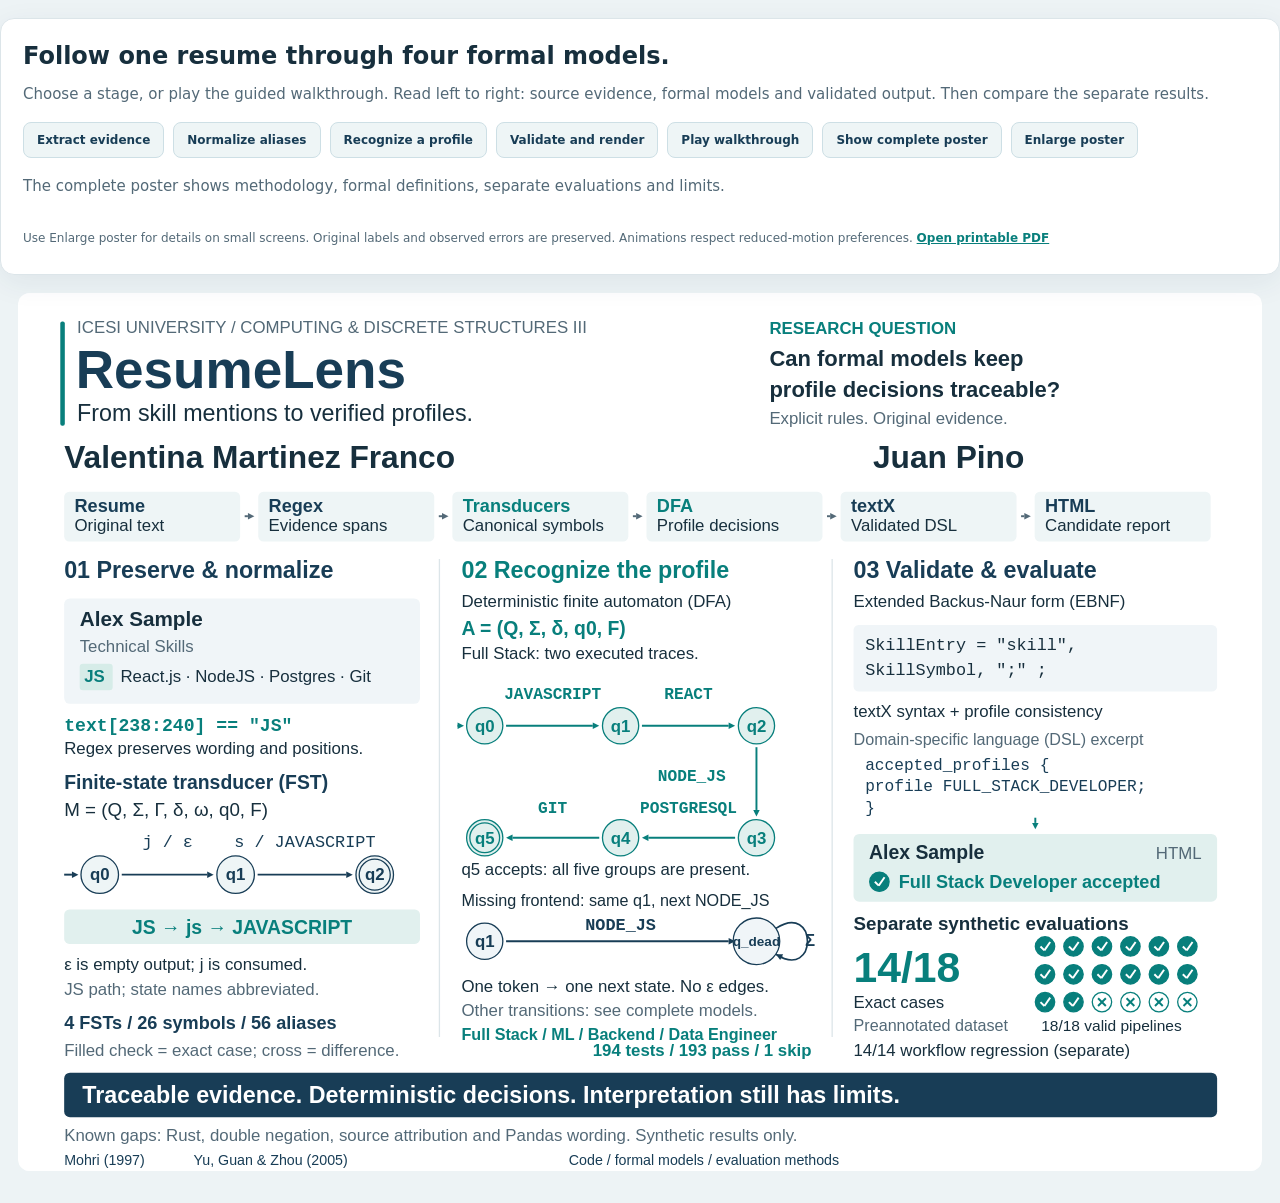
<file: docs/poster/resumelens-poster.html>
<!doctype html><html lang="en"><head><meta charset="utf-8"><meta name="viewport" content="width=device-width,initial-scale=1"><title>ResumeLens | Research poster walkthrough</title><style>
    *{box-sizing:border-box}body{margin:0;background:#edf3f5;color:#172f3d;font:15px/1.6 system-ui,sans-serif}.controls{position:sticky;top:10px;z-index:5;max-width:1500px;margin:18px auto;padding:18px 22px;background:white;box-shadow:0 8px 30px #173d5612;border:1px solid #dce5e9;border-radius:14px}.controls h1{font-size:24px;margin:0 0 6px}.controls p{margin:7px 0;color:#536977}.buttons{display:flex;flex-wrap:wrap;gap:9px;margin:16px 0}button{font:600 12px system-ui,sans-serif;padding:10px 13px;color:#183d56;background:#eef5f6;border:1px solid #cddfe5;border-radius:8px;cursor:pointer}button[aria-pressed=true]{background:#087f7c;color:white}button:disabled{opacity:.5;cursor:default}:focus-visible{outline:3px solid #183d56;outline-offset:4px}.poster{max-width:1500px;margin:0 auto 25px;padding:0 18px}.enlarged .poster{width:1956px;max-width:none;margin-left:0;margin-right:0}.poster svg{width:100%;height:auto;background:#fff;border-radius:12px}.stage-panel{transition:opacity .3s}.has-selection .stage-panel{opacity:.38}.has-selection .stage-panel.is-active{opacity:1}.is-active>rect:first-child{stroke:#087f7c;stroke-width:3}.is-active{animation:highlight 1s ease-out}#stage-note{min-height:48px}.note{font-size:12px}.print-link{color:#087f7c;font-weight:600}@keyframes highlight{from{filter:brightness(1.12)}to{filter:none}}@media(max-width:650px){.controls{margin:12px;padding:18px}.poster{padding:0 8px}.controls h1{font-size:21px}}@media(prefers-reduced-motion:reduce){*{animation:none!important;transition:none!important}}@page{size:A1 landscape;margin:0}@media print{.controls{display:none}.enlarged .poster{width:auto;max-width:none}.poster{padding:0;margin:0;max-width:none}.has-selection .stage-panel{opacity:1}.poster svg{border-radius:0}}
    </style></head><body><section class="controls" aria-label="Poster walkthrough"><h1>Follow one resume through four formal models.</h1><p>Choose a stage, or play the guided walkthrough. Read left to right: source evidence, formal models and validated output. Then compare the separate results.</p><div class="buttons"><button type="button" data-stage="stage-extract" aria-pressed="false">Extract evidence</button><button type="button" data-stage="stage-normalize" aria-pressed="false">Normalize aliases</button><button type="button" data-stage="stage-recognize" aria-pressed="false">Recognize a profile</button><button type="button" data-stage="stage-validate" aria-pressed="false">Validate and render</button><button type="button" id="play">Play walkthrough</button><button type="button" id="overview">Show complete poster</button><button type="button" id="enlarge" aria-pressed="false">Enlarge poster</button></div><p id="stage-note" role="status" aria-live="polite">The complete poster shows methodology, formal definitions, separate evaluations and limits.</p><p class="note">Use Enlarge poster for details on small screens. Original labels and observed errors are preserved. Animations respect reduced-motion preferences. <a class="print-link" href="resumelens-poster.pdf">Open printable PDF</a></p></section><main class="poster"><svg xmlns="http://www.w3.org/2000/svg" width="841mm" height="594mm" viewBox="0 0 1920 1358" role="img" aria-labelledby="poster-title poster-desc"><title id="poster-title">ResumeLens: traceable evidence and deterministic profile recognition</title><desc id="poster-desc">Three-column research poster with a worked resume, an alias transducer path, accepted and rejected DFA traces, a grammar rule, a validated candidate report and separate synthetic evaluation results.</desc><rect x="0" y="0" width="1920" height="1358" rx="0" fill="#fff" stroke="none"/>
<rect x="64" y="44" width="7" height="161" rx="3" fill="#087f7c" stroke="none"/>
<text x="90" y="62" font-family="Arial,sans-serif" font-size="26" font-weight="400" fill="#536977" text-anchor="start">ICESI UNIVERSITY / COMPUTING &amp; DISCRETE STRUCTURES III</text>
<text x="88" y="147" font-family="Arial,sans-serif" font-size="82" font-weight="700" fill="#183d56" text-anchor="start">ResumeLens</text>
<text x="90" y="198" font-family="Arial,sans-serif" font-size="36" font-weight="400" fill="#172f3d" text-anchor="start">From skill mentions to verified profiles.</text>
<text x="1160" y="63" font-family="Arial,sans-serif" font-size="26" font-weight="700" fill="#087f7c" text-anchor="start">RESEARCH QUESTION</text>
<text x="1160" y="113" font-family="Arial,sans-serif" font-size="34" font-weight="700" fill="#172f3d" text-anchor="start">Can formal models keep</text>
<text x="1160" y="160" font-family="Arial,sans-serif" font-size="34" font-weight="700" fill="#172f3d" text-anchor="start">profile decisions traceable?</text>
<text x="1160" y="202" font-family="Arial,sans-serif" font-size="26" font-weight="400" fill="#536977" text-anchor="start">Explicit rules. Original evidence.</text>
<text x="70" y="270" font-family="Arial,sans-serif" font-size="49" font-weight="700" fill="#172f3d" text-anchor="start">Valentina Martinez Franco</text>
<text x="1320" y="270" font-family="Arial,sans-serif" font-size="49" font-weight="700" fill="#172f3d" text-anchor="start">Juan Pino</text>
<rect x="70" y="307" width="272" height="77" rx="8" fill="#eef5f6" stroke="none"/>
<text x="86" y="338" font-family="Arial,sans-serif" font-size="28" font-weight="700" fill="#183d56" text-anchor="start">Resume</text>
<text x="86" y="368" font-family="Arial,sans-serif" font-size="26" font-weight="400" fill="#172f3d" text-anchor="start">Original text</text>
<line x1="349" y1="345" x2="354.0" y2="345.0" stroke="#536977" stroke-width="3"/>
<polygon points="364,345 354.0,350.0 354.0,340.0" fill="#536977"/>
<rect x="370" y="307" width="272" height="77" rx="8" fill="#eef5f6" stroke="none"/>
<text x="386" y="338" font-family="Arial,sans-serif" font-size="28" font-weight="700" fill="#183d56" text-anchor="start">Regex</text>
<text x="386" y="368" font-family="Arial,sans-serif" font-size="26" font-weight="400" fill="#172f3d" text-anchor="start">Evidence spans</text>
<line x1="649" y1="345" x2="654.0" y2="345.0" stroke="#536977" stroke-width="3"/>
<polygon points="664,345 654.0,350.0 654.0,340.0" fill="#536977"/>
<rect x="670" y="307" width="272" height="77" rx="8" fill="#eef5f6" stroke="none"/>
<text x="686" y="338" font-family="Arial,sans-serif" font-size="28" font-weight="700" fill="#087f7c" text-anchor="start">Transducers</text>
<text x="686" y="368" font-family="Arial,sans-serif" font-size="26" font-weight="400" fill="#172f3d" text-anchor="start">Canonical symbols</text>
<line x1="949" y1="345" x2="954.0" y2="345.0" stroke="#536977" stroke-width="3"/>
<polygon points="964,345 954.0,350.0 954.0,340.0" fill="#536977"/>
<rect x="970" y="307" width="272" height="77" rx="8" fill="#eef5f6" stroke="none"/>
<text x="986" y="338" font-family="Arial,sans-serif" font-size="28" font-weight="700" fill="#087f7c" text-anchor="start">DFA</text>
<text x="986" y="368" font-family="Arial,sans-serif" font-size="26" font-weight="400" fill="#172f3d" text-anchor="start">Profile decisions</text>
<line x1="1249" y1="345" x2="1254.0" y2="345.0" stroke="#536977" stroke-width="3"/>
<polygon points="1264,345 1254.0,350.0 1254.0,340.0" fill="#536977"/>
<rect x="1270" y="307" width="272" height="77" rx="8" fill="#eef5f6" stroke="none"/>
<text x="1286" y="338" font-family="Arial,sans-serif" font-size="28" font-weight="700" fill="#183d56" text-anchor="start">textX</text>
<text x="1286" y="368" font-family="Arial,sans-serif" font-size="26" font-weight="400" fill="#172f3d" text-anchor="start">Validated DSL</text>
<line x1="1549" y1="345" x2="1554.0" y2="345.0" stroke="#536977" stroke-width="3"/>
<polygon points="1564,345 1554.0,350.0 1554.0,340.0" fill="#536977"/>
<rect x="1570" y="307" width="272" height="77" rx="8" fill="#eef5f6" stroke="none"/>
<text x="1586" y="338" font-family="Arial,sans-serif" font-size="28" font-weight="700" fill="#183d56" text-anchor="start">HTML</text>
<text x="1586" y="368" font-family="Arial,sans-serif" font-size="26" font-weight="400" fill="#172f3d" text-anchor="start">Candidate report</text>
<line x1="650" y1="411" x2="650" y2="1150" stroke="#dce5e9" stroke-width="2"/>
<line x1="1257" y1="411" x2="1257" y2="1150" stroke="#dce5e9" stroke-width="2"/>
<g id="stage-extract" class="stage-panel">
<text x="70" y="441" font-family="Arial,sans-serif" font-size="36" font-weight="700" fill="#183d56" text-anchor="start">01  Preserve &amp; normalize</text>
<rect x="70" y="472" width="550" height="163" rx="9" fill="#f0f5f8" stroke="none"/>
<text x="94" y="515" font-family="Arial,sans-serif" font-size="32" font-weight="700" fill="#172f3d" text-anchor="start">Alex Sample</text>
<text x="94" y="555" font-family="Arial,sans-serif" font-size="26" font-weight="400" fill="#536977" text-anchor="start">Technical Skills</text>
<rect x="94" y="573" width="51" height="41" rx="5" fill="#d6ece8" stroke="none"/>
<text x="101" y="602" font-family="Arial,sans-serif" font-size="26" font-weight="700" fill="#087f7c" text-anchor="start">JS</text>
<text x="157" y="602" font-family="Arial,sans-serif" font-size="26" font-weight="400" fill="#172f3d" text-anchor="start">React.js · NodeJS · Postgres · Git</text>
<text x="70" y="677" font-family="Consolas,monospace" font-size="28" font-weight="700" fill="#087f7c" text-anchor="start">text[238:240] == &quot;JS&quot;</text>
<text x="70" y="713" font-family="Arial,sans-serif" font-size="26" font-weight="400" fill="#172f3d" text-anchor="start">Regex preserves wording and positions.</text>
</g>
<g id="stage-normalize" class="stage-panel">
<text x="70" y="766" font-family="Arial,sans-serif" font-size="30" font-weight="700" fill="#183d56" text-anchor="start">Finite-state transducer (FST)</text>
<text x="70" y="808" font-family="Arial,sans-serif" font-size="29" font-weight="400" fill="#172f3d" text-anchor="start">M = (Q, Σ, Γ, δ, ω, q0, F)</text>
<circle cx="125" cy="899" r="29" fill="#eef5f6" stroke="#183d56" stroke-width="2"/>
<text x="125" y="908" font-family="Arial,sans-serif" font-size="26" font-weight="700" fill="#183d56" text-anchor="middle">q0</text>
<circle cx="335" cy="899" r="29" fill="#eef5f6" stroke="#183d56" stroke-width="2"/>
<text x="335" y="908" font-family="Arial,sans-serif" font-size="26" font-weight="700" fill="#183d56" text-anchor="middle">q1</text>
<circle cx="550" cy="899" r="29" fill="#eef5f6" stroke="#183d56" stroke-width="2"/>
<circle cx="550" cy="899" r="24" fill="#eef5f6" stroke="#183d56" stroke-width="2"/>
<text x="550" y="908" font-family="Arial,sans-serif" font-size="26" font-weight="700" fill="#183d56" text-anchor="middle">q2</text>
<line x1="70" y1="899" x2="82.0" y2="899.0" stroke="#183d56" stroke-width="3"/>
<polygon points="92,899 82.0,904.0 82.0,894.0" fill="#183d56"/>
<line x1="159" y1="899" x2="291.0" y2="899.0" stroke="#183d56" stroke-width="3"/>
<polygon points="301,899 291.0,904.0 291.0,894.0" fill="#183d56"/>
<line x1="369" y1="899" x2="506.0" y2="899.0" stroke="#183d56" stroke-width="3"/>
<polygon points="516,899 506.0,904.0 506.0,894.0" fill="#183d56"/>
<text x="230" y="857" font-family="Consolas,monospace" font-size="26" font-weight="400" fill="#183d56" text-anchor="middle">j / ε</text>
<text x="442" y="857" font-family="Consolas,monospace" font-size="26" font-weight="400" fill="#183d56" text-anchor="middle">s / JAVASCRIPT</text>
<rect x="70" y="953" width="550" height="53" rx="8" fill="#e1f0ee" stroke="none"/>
<text x="345" y="991" font-family="Arial,sans-serif" font-size="30" font-weight="700" fill="#087f7c" text-anchor="middle">JS → js → JAVASCRIPT</text>
<text x="70" y="1046" font-family="Arial,sans-serif" font-size="26" font-weight="400" fill="#172f3d" text-anchor="start">ε is empty output; j is consumed.</text>
<text x="70" y="1085" font-family="Arial,sans-serif" font-size="26" font-weight="400" fill="#536977" text-anchor="start">JS path; state names abbreviated.</text>
<text x="70" y="1137" font-family="Arial,sans-serif" font-size="28" font-weight="700" fill="#183d56" text-anchor="start">4 FSTs / 26 symbols / 56 aliases</text>
</g>
<g id="stage-recognize" class="stage-panel">
<text x="684" y="441" font-family="Arial,sans-serif" font-size="36" font-weight="700" fill="#087f7c" text-anchor="start">02  Recognize the profile</text>
<text x="684" y="485" font-family="Arial,sans-serif" font-size="26" font-weight="400" fill="#172f3d" text-anchor="start">Deterministic finite automaton (DFA)</text>
<text x="684" y="528" font-family="Arial,sans-serif" font-size="30" font-weight="700" fill="#087f7c" text-anchor="start">A = (Q, Σ, δ, q0, F)</text>
<text x="684" y="565" font-family="Arial,sans-serif" font-size="26" font-weight="400" fill="#172f3d" text-anchor="start">Full Stack: two executed traces.</text>
<circle cx="720" cy="669" r="28" fill="#e1f0ee" stroke="#087f7c" stroke-width="2"/>
<text x="720" y="678" font-family="Arial,sans-serif" font-size="26" font-weight="700" fill="#087f7c" text-anchor="middle">q0</text>
<circle cx="930" cy="669" r="28" fill="#e1f0ee" stroke="#087f7c" stroke-width="2"/>
<text x="930" y="678" font-family="Arial,sans-serif" font-size="26" font-weight="700" fill="#087f7c" text-anchor="middle">q1</text>
<circle cx="1140" cy="669" r="28" fill="#e1f0ee" stroke="#087f7c" stroke-width="2"/>
<text x="1140" y="678" font-family="Arial,sans-serif" font-size="26" font-weight="700" fill="#087f7c" text-anchor="middle">q2</text>
<circle cx="1140" cy="842" r="28" fill="#e1f0ee" stroke="#087f7c" stroke-width="2"/>
<text x="1140" y="851" font-family="Arial,sans-serif" font-size="26" font-weight="700" fill="#087f7c" text-anchor="middle">q3</text>
<circle cx="930" cy="842" r="28" fill="#e1f0ee" stroke="#087f7c" stroke-width="2"/>
<text x="930" y="851" font-family="Arial,sans-serif" font-size="26" font-weight="700" fill="#087f7c" text-anchor="middle">q4</text>
<circle cx="720" cy="842" r="28" fill="#e1f0ee" stroke="#087f7c" stroke-width="2"/>
<circle cx="720" cy="842" r="23" fill="#e1f0ee" stroke="#087f7c" stroke-width="2"/>
<text x="720" y="851" font-family="Arial,sans-serif" font-size="26" font-weight="700" fill="#087f7c" text-anchor="middle">q5</text>
<line x1="680" y1="669" x2="678.0" y2="669.0" stroke="#087f7c" stroke-width="3"/>
<polygon points="688,669 678.0,674.0 678.0,664.0" fill="#087f7c"/>
<line x1="753" y1="669" x2="887.0" y2="669.0" stroke="#087f7c" stroke-width="3"/>
<polygon points="897,669 887.0,674.0 887.0,664.0" fill="#087f7c"/>
<line x1="963" y1="669" x2="1097.0" y2="669.0" stroke="#087f7c" stroke-width="3"/>
<polygon points="1107,669 1097.0,674.0 1097.0,664.0" fill="#087f7c"/>
<line x1="1140" y1="702" x2="1140.0" y2="799.0" stroke="#087f7c" stroke-width="3"/>
<polygon points="1140,809 1135.0,799.0 1145.0,799.0" fill="#087f7c"/>
<line x1="1107" y1="842" x2="973.0" y2="842.0" stroke="#087f7c" stroke-width="3"/>
<polygon points="963,842 973.0,837.0 973.0,847.0" fill="#087f7c"/>
<line x1="897" y1="842" x2="763.0" y2="842.0" stroke="#087f7c" stroke-width="3"/>
<polygon points="753,842 763.0,837.0 763.0,847.0" fill="#087f7c"/>
<text x="825" y="628" font-family="Consolas,monospace" font-size="25" font-weight="700" fill="#087f7c" text-anchor="middle">JAVASCRIPT</text>
<text x="1035" y="628" font-family="Consolas,monospace" font-size="25" font-weight="700" fill="#087f7c" text-anchor="middle">REACT</text>
<text x="1040" y="754" font-family="Consolas,monospace" font-size="25" font-weight="700" fill="#087f7c" text-anchor="middle">NODE_JS</text>
<text x="1035" y="803" font-family="Consolas,monospace" font-size="25" font-weight="700" fill="#087f7c" text-anchor="middle">POSTGRESQL</text>
<text x="825" y="803" font-family="Consolas,monospace" font-size="25" font-weight="700" fill="#087f7c" text-anchor="middle">GIT</text>
<text x="684" y="899" font-family="Arial,sans-serif" font-size="26" font-weight="400" fill="#172f3d" text-anchor="start">q5 accepts: all five groups are present.</text>
<text x="684" y="948" font-family="Arial,sans-serif" font-size="25" font-weight="400" fill="#172f3d" text-anchor="start">Missing frontend: same q1, next NODE_JS</text>
<circle cx="720" cy="1002" r="28" fill="#f0f5f8" stroke="#183d56" stroke-width="2"/>
<text x="720" y="1011" font-family="Arial,sans-serif" font-size="26" font-weight="700" fill="#183d56" text-anchor="middle">q1</text>
<line x1="753" y1="1002" x2="1097.0" y2="1002.0" stroke="#183d56" stroke-width="3"/>
<polygon points="1107,1002 1097.0,1007.0 1097.0,997.0" fill="#183d56"/>
<text x="930" y="984" font-family="Consolas,monospace" font-size="26" font-weight="700" fill="#183d56" text-anchor="middle">NODE_JS</text>
<circle cx="1140" cy="1002" r="36" fill="#f0f5f8" stroke="#183d56" stroke-width="2"/>
<text x="1140" y="1010" font-family="Arial,sans-serif" font-size="21" font-weight="700" fill="#183d56" text-anchor="middle">q_dead</text>
<path d="M1170,982 C1235,940 1235,1064 1170,1022" fill="none" stroke="#183d56" stroke-width="2.5"/>
<line x1="1180" y1="1027" x2="1178.944271909999" y2="1026.4721359549997" stroke="#183d56" stroke-width="3"/>
<polygon points="1170,1022 1181.1803398874988,1022.0000000000001 1176.7082039324994,1030.9442719099993" fill="#183d56"/>
<text x="1223" y="1009" font-family="Arial,sans-serif" font-size="26" font-weight="700" fill="#183d56" text-anchor="middle">Σ</text>
<text x="684" y="1080" font-family="Arial,sans-serif" font-size="26" font-weight="400" fill="#172f3d" text-anchor="start">One token → one next state. No ε edges.</text>
<text x="684" y="1117" font-family="Arial,sans-serif" font-size="26" font-weight="400" fill="#536977" text-anchor="start">Other transitions: see complete models.</text>
<text x="684" y="1154" font-family="Arial,sans-serif" font-size="25" font-weight="700" fill="#087f7c" text-anchor="start">Full Stack / ML / Backend / Data Engineer</text>
</g>
<g id="stage-validate" class="stage-panel">
<text x="1290" y="441" font-family="Arial,sans-serif" font-size="36" font-weight="700" fill="#183d56" text-anchor="start">03  Validate &amp; evaluate</text>
<text x="1290" y="485" font-family="Arial,sans-serif" font-size="26" font-weight="400" fill="#172f3d" text-anchor="start">Extended Backus-Naur form (EBNF)</text>
<rect x="1290" y="513" width="562" height="103" rx="8" fill="#f0f5f8" stroke="none"/>
<text x="1308" y="552" font-family="Consolas,monospace" font-size="26" font-weight="400" fill="#172f3d" text-anchor="start">SkillEntry = &quot;skill&quot;,</text>
<text x="1308" y="590" font-family="Consolas,monospace" font-size="26" font-weight="400" fill="#172f3d" text-anchor="start">  SkillSymbol, &quot;;&quot; ;</text>
<text x="1290" y="655" font-family="Arial,sans-serif" font-size="26" font-weight="400" fill="#172f3d" text-anchor="start">textX syntax + profile consistency</text>
<text x="1290" y="698" font-family="Arial,sans-serif" font-size="25" font-weight="400" fill="#536977" text-anchor="start">Domain-specific language (DSL) excerpt</text>
<text x="1308" y="737" font-family="Consolas,monospace" font-size="25" font-weight="400" fill="#183d56" text-anchor="start">accepted_profiles {</text>
<text x="1308" y="770" font-family="Consolas,monospace" font-size="25" font-weight="400" fill="#183d56" text-anchor="start">  profile FULL_STACK_DEVELOPER;</text>
<text x="1308" y="803" font-family="Consolas,monospace" font-size="25" font-weight="400" fill="#183d56" text-anchor="start">}</text>
<line x1="1571" y1="811" x2="1571.0" y2="819.0" stroke="#087f7c" stroke-width="3"/>
<polygon points="1571,829 1566.0,819.0 1576.0,819.0" fill="#087f7c"/>
<rect x="1290" y="836" width="562" height="105" rx="9" fill="#e1f0ee" stroke="none"/>
<text x="1314" y="875" font-family="Arial,sans-serif" font-size="30" font-weight="700" fill="#172f3d" text-anchor="start">Alex Sample</text>
<text x="1828" y="875" font-family="Arial,sans-serif" font-size="26" font-weight="400" fill="#536977" text-anchor="end">HTML</text>
<circle cx="1330" cy="910" r="15" fill="#087f7c" stroke="#087f7c" stroke-width="2"/>
<line x1="1323" y1="910" x2="1329" y2="916" stroke="#fff" stroke-width="3"/>
<line x1="1329" y1="916" x2="1338" y2="903" stroke="#fff" stroke-width="3"/>
<text x="1360" y="919" font-family="Arial,sans-serif" font-size="28" font-weight="700" fill="#087f7c" text-anchor="start">Full Stack Developer accepted</text>
<text x="1290" y="984" font-family="Arial,sans-serif" font-size="29" font-weight="700" fill="#172f3d" text-anchor="start">Separate synthetic evaluations</text>
<text x="1290" y="1065" font-family="Arial,sans-serif" font-size="66" font-weight="700" fill="#087f7c" text-anchor="start">14/18</text>
<text x="1290" y="1105" font-family="Arial,sans-serif" font-size="26" font-weight="400" fill="#172f3d" text-anchor="start">Exact cases</text>
<text x="1290" y="1141" font-family="Arial,sans-serif" font-size="25" font-weight="400" fill="#536977" text-anchor="start">Preannotated dataset</text>
<g><title>E01_alias_full_stack: exact annotations</title>
<circle cx="1586" cy="1010" r="15" fill="#087f7c" stroke="#087f7c" stroke-width="2"/>
<line x1="1579" y1="1010" x2="1585" y2="1016" stroke="#fff" stroke-width="3"/>
<line x1="1585" y1="1016" x2="1594" y2="1003" stroke="#fff" stroke-width="3"/>
</g>
<g><title>E02_scikit_learning: exact annotations</title>
<circle cx="1630" cy="1010" r="15" fill="#087f7c" stroke="#087f7c" stroke-width="2"/>
<line x1="1623" y1="1010" x2="1629" y2="1016" stroke="#fff" stroke-width="3"/>
<line x1="1629" y1="1016" x2="1638" y2="1003" stroke="#fff" stroke-width="3"/>
</g>
<g><title>E03_incompatible_backend: exact annotations</title>
<circle cx="1674" cy="1010" r="15" fill="#087f7c" stroke="#087f7c" stroke-width="2"/>
<line x1="1667" y1="1010" x2="1673" y2="1016" stroke="#fff" stroke-width="3"/>
<line x1="1673" y1="1016" x2="1682" y2="1003" stroke="#fff" stroke-width="3"/>
</g>
<g><title>E04_compatible_backend: exact annotations</title>
<circle cx="1718" cy="1010" r="15" fill="#087f7c" stroke="#087f7c" stroke-width="2"/>
<line x1="1711" y1="1010" x2="1717" y2="1016" stroke="#fff" stroke-width="3"/>
<line x1="1717" y1="1016" x2="1726" y2="1003" stroke="#fff" stroke-width="3"/>
</g>
<g><title>E05_data_pipeline: exact annotations</title>
<circle cx="1762" cy="1010" r="15" fill="#087f7c" stroke="#087f7c" stroke-width="2"/>
<line x1="1755" y1="1010" x2="1761" y2="1016" stroke="#fff" stroke-width="3"/>
<line x1="1761" y1="1016" x2="1770" y2="1003" stroke="#fff" stroke-width="3"/>
</g>
<g><title>E06_four_profiles: exact annotations</title>
<circle cx="1806" cy="1010" r="15" fill="#087f7c" stroke="#087f7c" stroke-width="2"/>
<line x1="1799" y1="1010" x2="1805" y2="1016" stroke="#fff" stroke-width="3"/>
<line x1="1805" y1="1016" x2="1814" y2="1003" stroke="#fff" stroke-width="3"/>
</g>
<g><title>E07_repeated_records: exact annotations</title>
<circle cx="1586" cy="1053" r="15" fill="#087f7c" stroke="#087f7c" stroke-width="2"/>
<line x1="1579" y1="1053" x2="1585" y2="1059" stroke="#fff" stroke-width="3"/>
<line x1="1585" y1="1059" x2="1594" y2="1046" stroke="#fff" stroke-width="3"/>
</g>
<g><title>E08_negative_contrast: exact annotations</title>
<circle cx="1630" cy="1053" r="15" fill="#087f7c" stroke="#087f7c" stroke-width="2"/>
<line x1="1623" y1="1053" x2="1629" y2="1059" stroke="#fff" stroke-width="3"/>
<line x1="1629" y1="1059" x2="1638" y2="1046" stroke="#fff" stroke-width="3"/>
</g>
<g><title>E09_spanish_negation: exact annotations</title>
<circle cx="1674" cy="1053" r="15" fill="#087f7c" stroke="#087f7c" stroke-width="2"/>
<line x1="1667" y1="1053" x2="1673" y2="1059" stroke="#fff" stroke-width="3"/>
<line x1="1673" y1="1059" x2="1682" y2="1046" stroke="#fff" stroke-width="3"/>
</g>
<g><title>E10_two_profiles: exact annotations</title>
<circle cx="1718" cy="1053" r="15" fill="#087f7c" stroke="#087f7c" stroke-width="2"/>
<line x1="1711" y1="1053" x2="1717" y2="1059" stroke="#fff" stroke-width="3"/>
<line x1="1717" y1="1059" x2="1726" y2="1046" stroke="#fff" stroke-width="3"/>
</g>
<g><title>E11_animal_pandas: exact annotations</title>
<circle cx="1762" cy="1053" r="15" fill="#087f7c" stroke="#087f7c" stroke-width="2"/>
<line x1="1755" y1="1053" x2="1761" y2="1059" stroke="#fff" stroke-width="3"/>
<line x1="1761" y1="1059" x2="1770" y2="1046" stroke="#fff" stroke-width="3"/>
</g>
<g><title>E12_react_verb: exact annotations</title>
<circle cx="1806" cy="1053" r="15" fill="#087f7c" stroke="#087f7c" stroke-width="2"/>
<line x1="1799" y1="1053" x2="1805" y2="1059" stroke="#fff" stroke-width="3"/>
<line x1="1805" y1="1059" x2="1814" y2="1046" stroke="#fff" stroke-width="3"/>
</g>
<g><title>E13_unicode_bom_crlf: exact annotations</title>
<circle cx="1586" cy="1096" r="15" fill="#087f7c" stroke="#087f7c" stroke-width="2"/>
<line x1="1579" y1="1096" x2="1585" y2="1102" stroke="#fff" stroke-width="3"/>
<line x1="1585" y1="1102" x2="1594" y2="1089" stroke="#fff" stroke-width="3"/>
</g>
<g><title>E14_fallback_name: exact annotations</title>
<circle cx="1630" cy="1096" r="15" fill="#087f7c" stroke="#087f7c" stroke-width="2"/>
<line x1="1623" y1="1096" x2="1629" y2="1102" stroke="#fff" stroke-width="3"/>
<line x1="1629" y1="1102" x2="1638" y2="1089" stroke="#fff" stroke-width="3"/>
</g>
<g><title>E15_unknown_rust: annotation differences</title>
<circle cx="1674" cy="1096" r="15" fill="#fff" stroke="#087f7c" stroke-width="2"/>
<line x1="1668" y1="1090" x2="1680" y2="1102" stroke="#087f7c" stroke-width="3"/>
<line x1="1668" y1="1102" x2="1680" y2="1090" stroke="#087f7c" stroke-width="3"/>
</g>
<g><title>E16_double_negation: annotation differences</title>
<circle cx="1718" cy="1096" r="15" fill="#fff" stroke="#087f7c" stroke-width="2"/>
<line x1="1712" y1="1090" x2="1724" y2="1102" stroke="#087f7c" stroke-width="3"/>
<line x1="1712" y1="1102" x2="1724" y2="1090" stroke="#087f7c" stroke-width="3"/>
</g>
<g><title>E17_external_requirement: annotation differences</title>
<circle cx="1762" cy="1096" r="15" fill="#fff" stroke="#087f7c" stroke-width="2"/>
<line x1="1756" y1="1090" x2="1768" y2="1102" stroke="#087f7c" stroke-width="3"/>
<line x1="1756" y1="1102" x2="1768" y2="1090" stroke="#087f7c" stroke-width="3"/>
</g>
<g><title>E18_pandas_other_context: annotation differences</title>
<circle cx="1806" cy="1096" r="15" fill="#fff" stroke="#087f7c" stroke-width="2"/>
<line x1="1800" y1="1090" x2="1812" y2="1102" stroke="#087f7c" stroke-width="3"/>
<line x1="1800" y1="1102" x2="1812" y2="1090" stroke="#087f7c" stroke-width="3"/>
</g>
<text x="1580" y="1141" font-family="Arial,sans-serif" font-size="24" font-weight="400" fill="#172f3d" text-anchor="start">18/18 valid pipelines</text>
<text x="1290" y="1180" font-family="Arial,sans-serif" font-size="26" font-weight="400" fill="#172f3d" text-anchor="start">14/14 workflow regression (separate)</text>
</g>
<text x="70" y="1180" font-family="Arial,sans-serif" font-size="26" font-weight="400" fill="#536977" text-anchor="start">Filled check = exact case; cross = difference.</text>
<text x="1225" y="1180" font-family="Arial,sans-serif" font-size="26" font-weight="700" fill="#087f7c" text-anchor="end">194 tests / 193 pass / 1 skip</text>
<rect x="70" y="1205" width="1782" height="69" rx="9" fill="#183d56" stroke="none"/>
<text x="98" y="1252" font-family="Arial,sans-serif" font-size="36" font-weight="700" fill="#fff" text-anchor="start">Traceable evidence. Deterministic decisions. Interpretation still has limits.</text>
<text x="70" y="1310" font-family="Arial,sans-serif" font-size="26" font-weight="400" fill="#536977" text-anchor="start">Known gaps: Rust, double negation, source attribution and Pandas wording. Synthetic results only.</text>
<a href="https://aclanthology.org/J97-2003/">
<text x="70" y="1347" font-family="Arial,sans-serif" font-size="22" font-weight="400" fill="#183d56" text-anchor="start">Mohri (1997)</text>
</a>
<a href="https://aclanthology.org/P05-1062/">
<text x="270" y="1347" font-family="Arial,sans-serif" font-size="22" font-weight="400" fill="#183d56" text-anchor="start">Yu, Guan &amp; Zhou (2005)</text>
</a>
<a href="https://github.com/ValentinaM31/IntegrativeTask1_ResumeLens">
<text x="850" y="1347" font-family="Arial,sans-serif" font-size="22" font-weight="400" fill="#183d56" text-anchor="start">Code / formal models / evaluation methods</text>
</a></svg></main><script>
    const stages=[["stage-extract", "Extract evidence", "Regex identifies explicit mentions. JS retains its exact span in the Alex Sample text. Negated or ambiguous mentions are kept separately."], ["stage-normalize", "Normalize aliases", "Follow j and s through an illustrative FST path. The epsilon output on j emits nothing while consuming j; the final edge emits JAVASCRIPT after the complete alias."], ["stage-recognize", "Recognize a profile", "Canonical bucket order prepares the skills for a complete DFA. Follow the actual q0 to q5 path, then compare a missing-frontend transition to q_dead. Backend states retain compatible-framework choices."], ["stage-validate", "Validate and render", "The EBNF defines skill declarations and repeated records. textX checks syntax; semantic checks execute the DFA to verify profile claims. The validated DSL becomes the candidate report. The evaluation grid uses the actual case outcomes."]];let index=0,timer=null;const buttons=[...document.querySelectorAll('[data-stage]')],play=document.querySelector('#play'),note=document.querySelector('#stage-note');const reduced=matchMedia('(prefers-reduced-motion: reduce)');
    function stop(){clearInterval(timer);timer=null;play.textContent='Play walkthrough'}
    function select(i){index=i;document.querySelector('.poster').classList.add('has-selection');stages.forEach((stage,j)=>{document.getElementById(stage[0]).classList.toggle('is-active',i===j);buttons[j].setAttribute('aria-pressed',String(i===j))});note.textContent=stages[i][1]+': '+stages[i][2];document.getElementById(stages[i][0]).scrollIntoView({behavior:reduced.matches?'instant':'smooth',block:'center'})}
    buttons.forEach((button,i)=>button.addEventListener('click',()=>{stop();select(i)}));play.addEventListener('click',()=>{if(timer){stop();return}if(reduced.matches)return;select(index);play.textContent='Pause walkthrough';timer=setInterval(()=>select((index+1)%stages.length),6500)});
    document.querySelector('#overview').addEventListener('click',()=>{stop();document.querySelector('.poster').classList.remove('has-selection');stages.forEach((stage,i)=>{document.getElementById(stage[0]).classList.remove('is-active');buttons[i].setAttribute('aria-pressed','false')});note.textContent='Complete poster: methodology, formal definitions, separate evaluations and limits.'});
    document.querySelector('#enlarge').addEventListener('click',(event)=>{const active=document.body.classList.toggle('enlarged');event.currentTarget.setAttribute('aria-pressed',String(active));event.currentTarget.textContent=active?'Fit poster to screen':'Enlarge poster'});
    function motion(){if(reduced.matches)stop();play.disabled=reduced.matches}reduced.addEventListener('change',motion);motion();document.addEventListener('visibilitychange',()=>{if(document.hidden)stop()});
    </script></body></html>
</file>
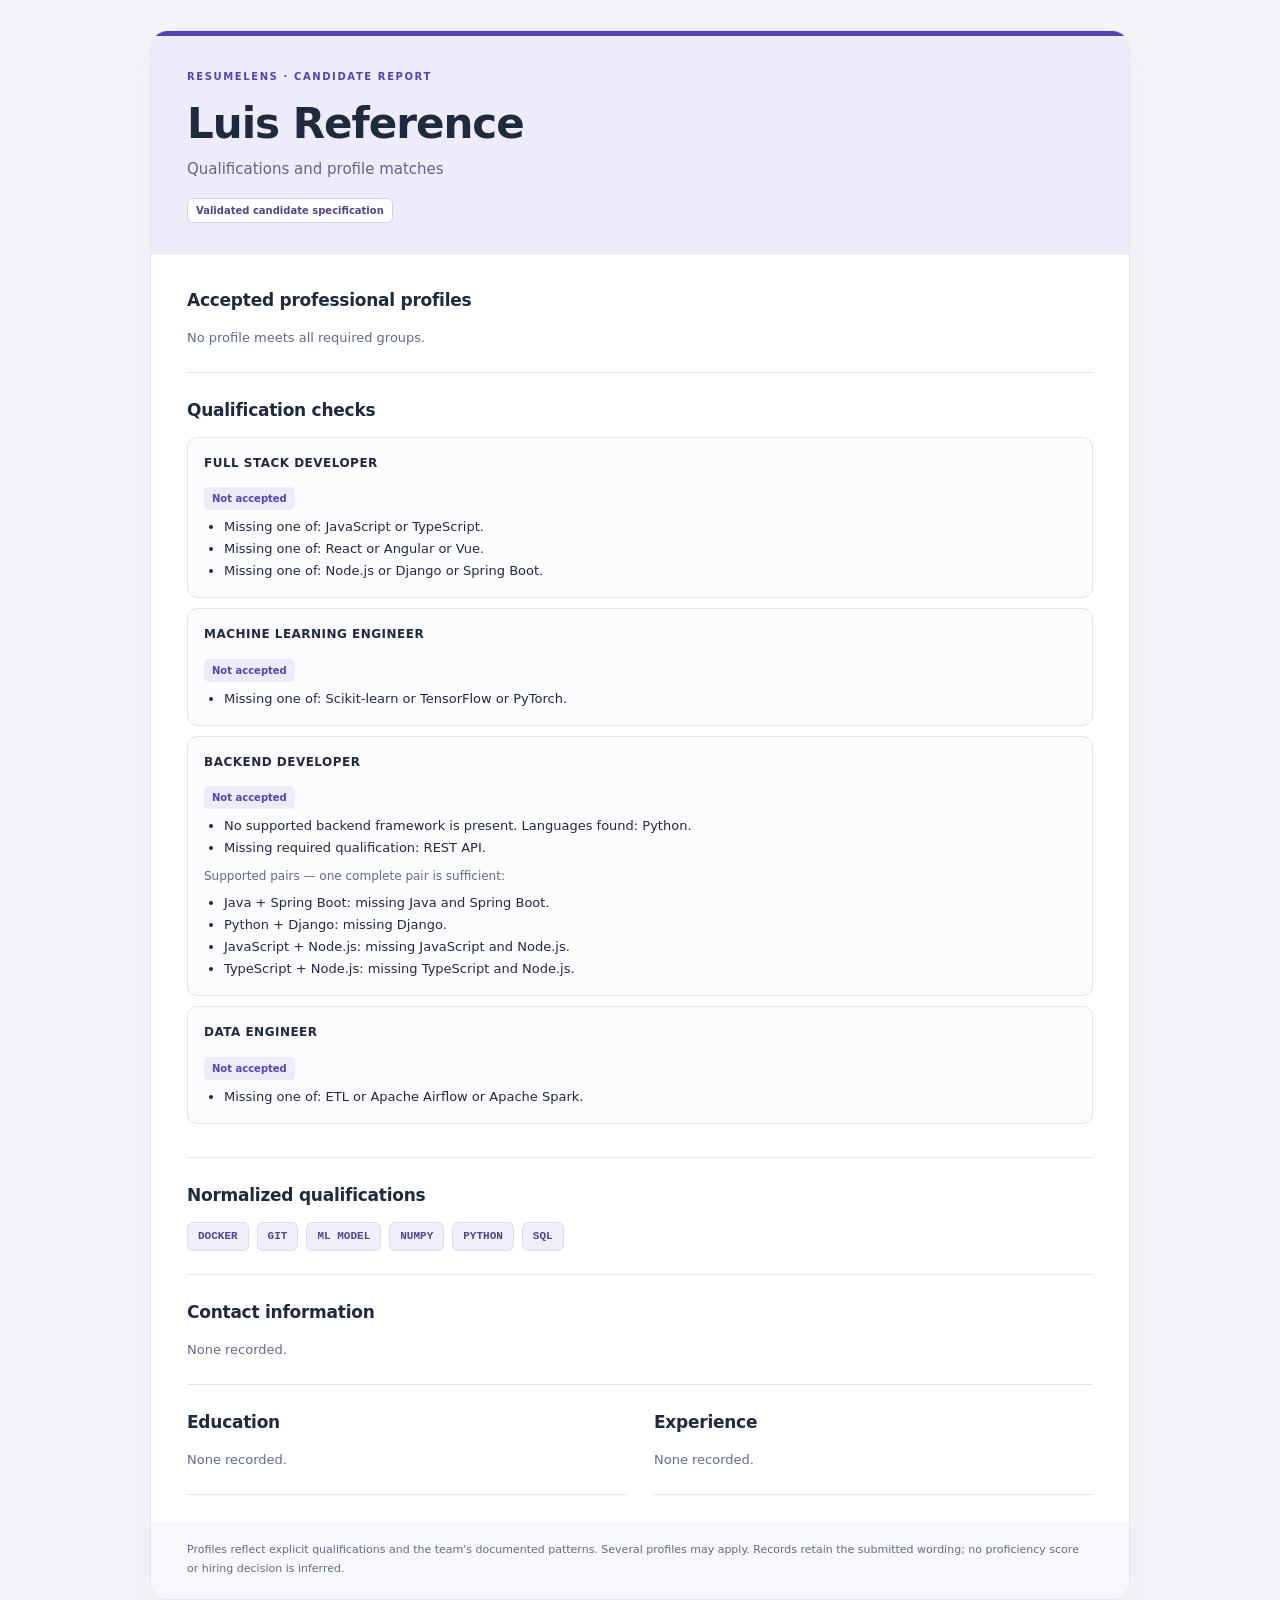
<file: data/profile-alignment/model_without_library/candidate.html>
<!doctype html>
<html lang="en">
<head>
<meta charset="utf-8">
<meta name="viewport" content="width=device-width, initial-scale=1">
<title>ResumeLens — Luis Reference</title>
<style>
:root{color-scheme:light;--ink:#202a3d;--muted:#606c80;--line:#e2e5ee;--accent:#5145b4}
*{box-sizing:border-box}body{margin:0;background:#f4f3fa;color:var(--ink);font:15px/1.7 system-ui,sans-serif}
main{max-width:980px;margin:30px auto;background:white;border:1px solid var(--line);border-radius:18px;overflow:hidden;box-shadow:0 16px 40px #29214508}
header{padding:32px 36px;background:#eeebfa;border-top:5px solid var(--accent);position:relative}header p{margin:0;color:#68628b}
h1{margin:14px 0 8px;font-size:clamp(28px,5vw,42px);line-height:1.2;letter-spacing:-1px;overflow-wrap:anywhere}
.label{font-size:10px;font-weight:750;letter-spacing:.16em;text-transform:uppercase;color:var(--accent)!important}
.seal{display:inline-block;background:#fff;border:1px solid #d7d0ed;color:#514583;border-radius:6px;padding:3px 8px;font-size:10px;font-weight:650;margin-top:15px}
.content{padding:8px 36px 26px}section{padding:23px 0;border-bottom:1px solid var(--line)}
h2{font-size:17px;letter-spacing:-.25px;margin:0 0 12px}ul{margin:0;padding-left:20px}li{overflow-wrap:anywhere;font-size:13px}
.empty{color:var(--muted);margin:0;font-size:13px}.badges{display:flex;flex-wrap:wrap;gap:8px;padding:0;list-style:none}
.badges li{border-radius:6px;background:#f1eefb;border:1px solid #e0daf1;padding:5px 10px;font:600 11px/1.6 ui-monospace,monospace;color:#51458b}
.profiles .badges li{background:#edf6ef;border-color:#d3e6d9;color:#216448;font-family:system-ui,sans-serif}
.profile-check{padding:15px 16px;border:1px solid var(--line);background:#fcfcfe;border-radius:10px;margin:10px 0}.profile-check h3{font-size:12px;letter-spacing:.04em;margin:0 0 8px}
.profile-check p{margin:6px 0;font-size:12px;color:var(--muted)}.profile-check .decision{display:inline-block;background:#eeebf8;color:var(--accent);border-radius:5px;padding:3px 8px;font-size:10px;font-weight:750}
.columns{display:grid;grid-template-columns:1fr 1fr;gap:28px}footer{padding:20px 36px;background:#f8f8fc;color:var(--muted);font-size:11px}
footer p{margin:0}@media(max-width:640px){main{margin:12px;border-radius:12px}header,.content,footer{padding-left:20px;padding-right:20px}.columns{grid-template-columns:1fr;gap:0}}
@media print{body{background:white}main{margin:0;border:0;box-shadow:none}header{background:white;color:var(--ink)}header p{color:var(--muted)}.profile-check{break-inside:avoid}}
</style>
</head>
<body>
<main>
<header><p class="label">ResumeLens · Candidate report</p><h1>Luis Reference</h1><p>Qualifications and profile matches</p><span class="seal">Validated candidate specification</span></header>
<div class="content">
<section class="profiles"><h2>Accepted professional profiles</h2><p class="empty">No profile meets all required groups.</p></section>
<section><h2>Qualification checks</h2><article class="profile-check"><h3>FULL STACK DEVELOPER</h3><p class="decision">Not accepted</p><ul><li>Missing one of: JavaScript or TypeScript.</li><li>Missing one of: React or Angular or Vue.</li><li>Missing one of: Node.js or Django or Spring Boot.</li></ul></article><article class="profile-check"><h3>MACHINE LEARNING ENGINEER</h3><p class="decision">Not accepted</p><ul><li>Missing one of: Scikit-learn or TensorFlow or PyTorch.</li></ul></article><article class="profile-check"><h3>BACKEND DEVELOPER</h3><p class="decision">Not accepted</p><ul><li>No supported backend framework is present. Languages found: Python.</li><li>Missing required qualification: REST API.</li></ul><p>Supported pairs — one complete pair is sufficient:</p><ul><li>Java + Spring Boot: missing Java and Spring Boot.</li><li>Python + Django: missing Django.</li><li>JavaScript + Node.js: missing JavaScript and Node.js.</li><li>TypeScript + Node.js: missing TypeScript and Node.js.</li></ul></article><article class="profile-check"><h3>DATA ENGINEER</h3><p class="decision">Not accepted</p><ul><li>Missing one of: ETL or Apache Airflow or Apache Spark.</li></ul></article></section>
<section><h2>Normalized qualifications</h2><ul class="badges"><li>DOCKER</li><li>GIT</li><li>ML MODEL</li><li>NUMPY</li><li>PYTHON</li><li>SQL</li></ul></section>
<section><h2>Contact information</h2><p class="empty">None recorded.</p></section>
<div class="columns"><section><h2>Education</h2><p class="empty">None recorded.</p></section><section><h2>Experience</h2><p class="empty">None recorded.</p></section></div>
</div>
<footer><p>Profiles reflect explicit qualifications and the team's documented patterns. Several profiles may apply. Records retain the submitted wording; no proficiency score or hiring decision is inferred.</p></footer>
</main>
</body>
</html>
</file>
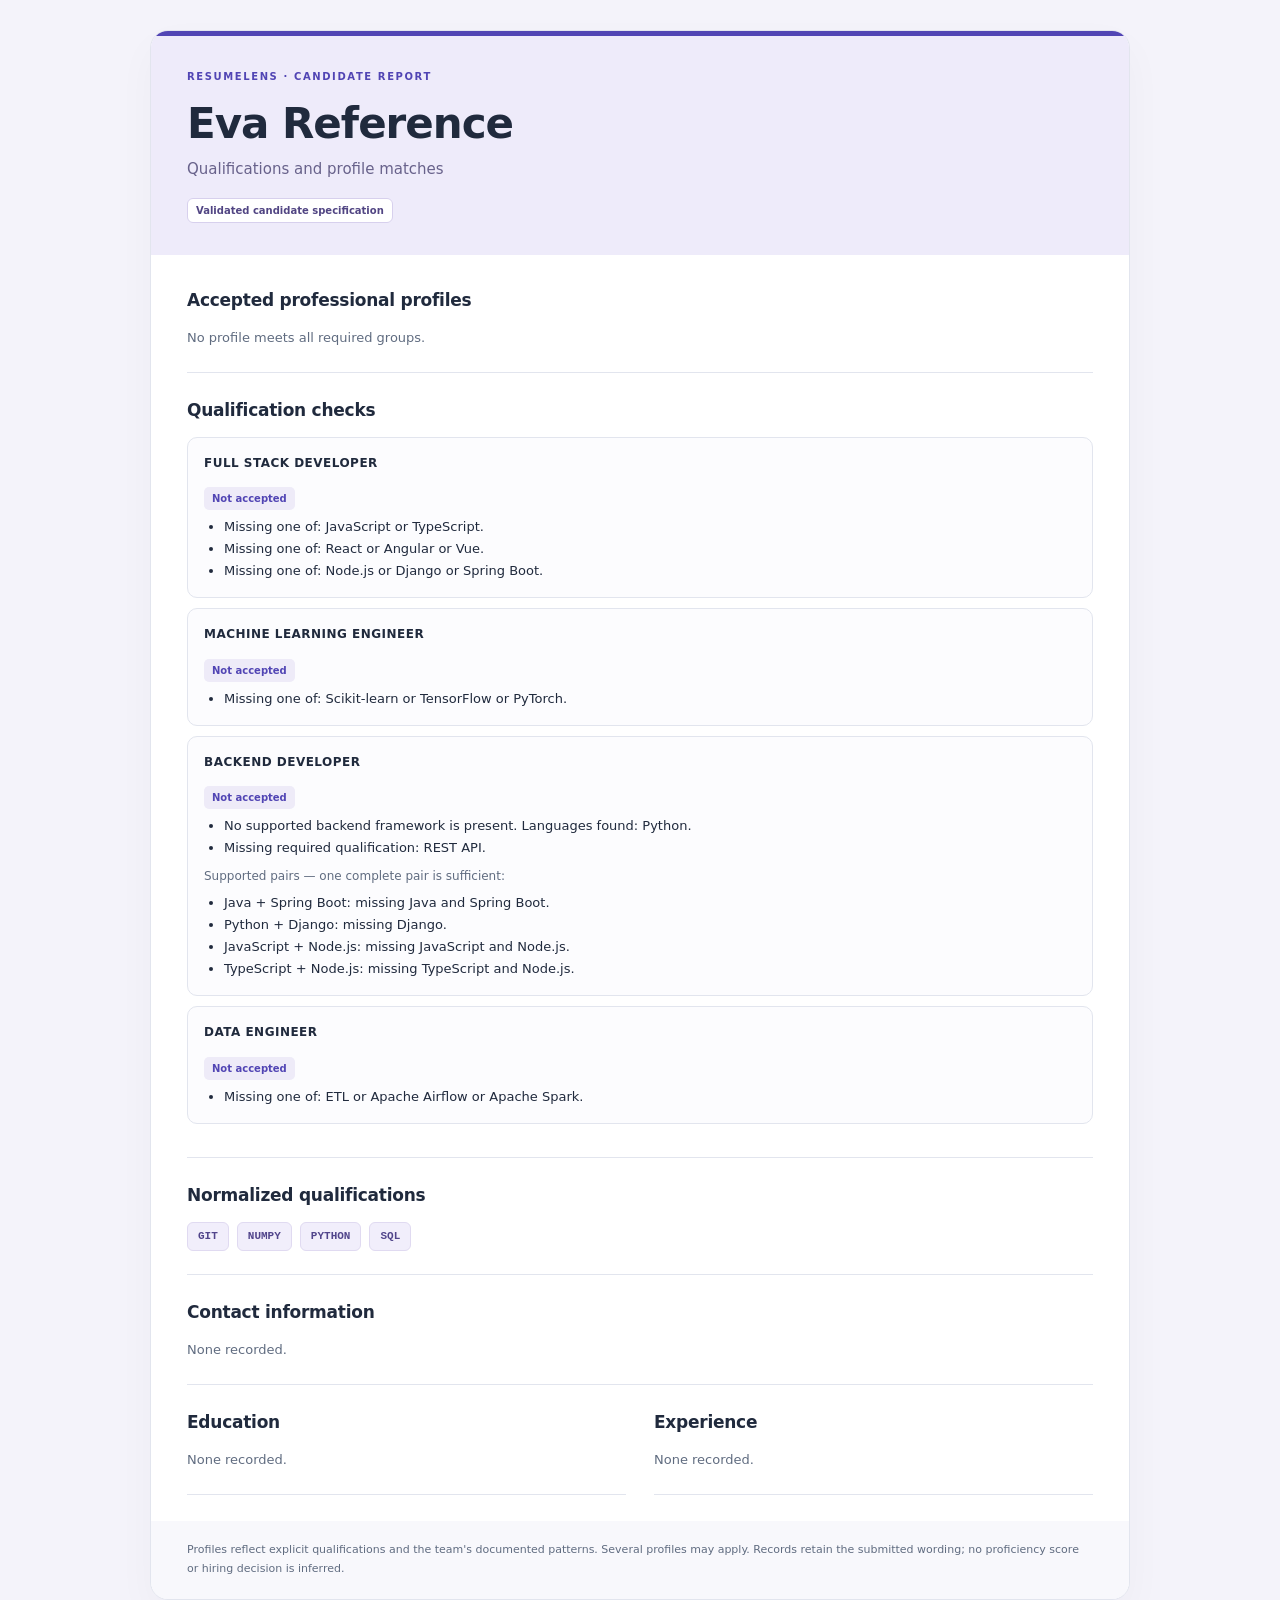
<file: data/profile-alignment/negated_scikit/candidate.html>
<!doctype html>
<html lang="en">
<head>
<meta charset="utf-8">
<meta name="viewport" content="width=device-width, initial-scale=1">
<title>ResumeLens — Eva Reference</title>
<style>
:root{color-scheme:light;--ink:#202a3d;--muted:#606c80;--line:#e2e5ee;--accent:#5145b4}
*{box-sizing:border-box}body{margin:0;background:#f4f3fa;color:var(--ink);font:15px/1.7 system-ui,sans-serif}
main{max-width:980px;margin:30px auto;background:white;border:1px solid var(--line);border-radius:18px;overflow:hidden;box-shadow:0 16px 40px #29214508}
header{padding:32px 36px;background:#eeebfa;border-top:5px solid var(--accent);position:relative}header p{margin:0;color:#68628b}
h1{margin:14px 0 8px;font-size:clamp(28px,5vw,42px);line-height:1.2;letter-spacing:-1px;overflow-wrap:anywhere}
.label{font-size:10px;font-weight:750;letter-spacing:.16em;text-transform:uppercase;color:var(--accent)!important}
.seal{display:inline-block;background:#fff;border:1px solid #d7d0ed;color:#514583;border-radius:6px;padding:3px 8px;font-size:10px;font-weight:650;margin-top:15px}
.content{padding:8px 36px 26px}section{padding:23px 0;border-bottom:1px solid var(--line)}
h2{font-size:17px;letter-spacing:-.25px;margin:0 0 12px}ul{margin:0;padding-left:20px}li{overflow-wrap:anywhere;font-size:13px}
.empty{color:var(--muted);margin:0;font-size:13px}.badges{display:flex;flex-wrap:wrap;gap:8px;padding:0;list-style:none}
.badges li{border-radius:6px;background:#f1eefb;border:1px solid #e0daf1;padding:5px 10px;font:600 11px/1.6 ui-monospace,monospace;color:#51458b}
.profiles .badges li{background:#edf6ef;border-color:#d3e6d9;color:#216448;font-family:system-ui,sans-serif}
.profile-check{padding:15px 16px;border:1px solid var(--line);background:#fcfcfe;border-radius:10px;margin:10px 0}.profile-check h3{font-size:12px;letter-spacing:.04em;margin:0 0 8px}
.profile-check p{margin:6px 0;font-size:12px;color:var(--muted)}.profile-check .decision{display:inline-block;background:#eeebf8;color:var(--accent);border-radius:5px;padding:3px 8px;font-size:10px;font-weight:750}
.columns{display:grid;grid-template-columns:1fr 1fr;gap:28px}footer{padding:20px 36px;background:#f8f8fc;color:var(--muted);font-size:11px}
footer p{margin:0}@media(max-width:640px){main{margin:12px;border-radius:12px}header,.content,footer{padding-left:20px;padding-right:20px}.columns{grid-template-columns:1fr;gap:0}}
@media print{body{background:white}main{margin:0;border:0;box-shadow:none}header{background:white;color:var(--ink)}header p{color:var(--muted)}.profile-check{break-inside:avoid}}
</style>
</head>
<body>
<main>
<header><p class="label">ResumeLens · Candidate report</p><h1>Eva Reference</h1><p>Qualifications and profile matches</p><span class="seal">Validated candidate specification</span></header>
<div class="content">
<section class="profiles"><h2>Accepted professional profiles</h2><p class="empty">No profile meets all required groups.</p></section>
<section><h2>Qualification checks</h2><article class="profile-check"><h3>FULL STACK DEVELOPER</h3><p class="decision">Not accepted</p><ul><li>Missing one of: JavaScript or TypeScript.</li><li>Missing one of: React or Angular or Vue.</li><li>Missing one of: Node.js or Django or Spring Boot.</li></ul></article><article class="profile-check"><h3>MACHINE LEARNING ENGINEER</h3><p class="decision">Not accepted</p><ul><li>Missing one of: Scikit-learn or TensorFlow or PyTorch.</li></ul></article><article class="profile-check"><h3>BACKEND DEVELOPER</h3><p class="decision">Not accepted</p><ul><li>No supported backend framework is present. Languages found: Python.</li><li>Missing required qualification: REST API.</li></ul><p>Supported pairs — one complete pair is sufficient:</p><ul><li>Java + Spring Boot: missing Java and Spring Boot.</li><li>Python + Django: missing Django.</li><li>JavaScript + Node.js: missing JavaScript and Node.js.</li><li>TypeScript + Node.js: missing TypeScript and Node.js.</li></ul></article><article class="profile-check"><h3>DATA ENGINEER</h3><p class="decision">Not accepted</p><ul><li>Missing one of: ETL or Apache Airflow or Apache Spark.</li></ul></article></section>
<section><h2>Normalized qualifications</h2><ul class="badges"><li>GIT</li><li>NUMPY</li><li>PYTHON</li><li>SQL</li></ul></section>
<section><h2>Contact information</h2><p class="empty">None recorded.</p></section>
<div class="columns"><section><h2>Education</h2><p class="empty">None recorded.</p></section><section><h2>Experience</h2><p class="empty">None recorded.</p></section></div>
</div>
<footer><p>Profiles reflect explicit qualifications and the team's documented patterns. Several profiles may apply. Records retain the submitted wording; no proficiency score or hiring decision is inferred.</p></footer>
</main>
</body>
</html>
</file>
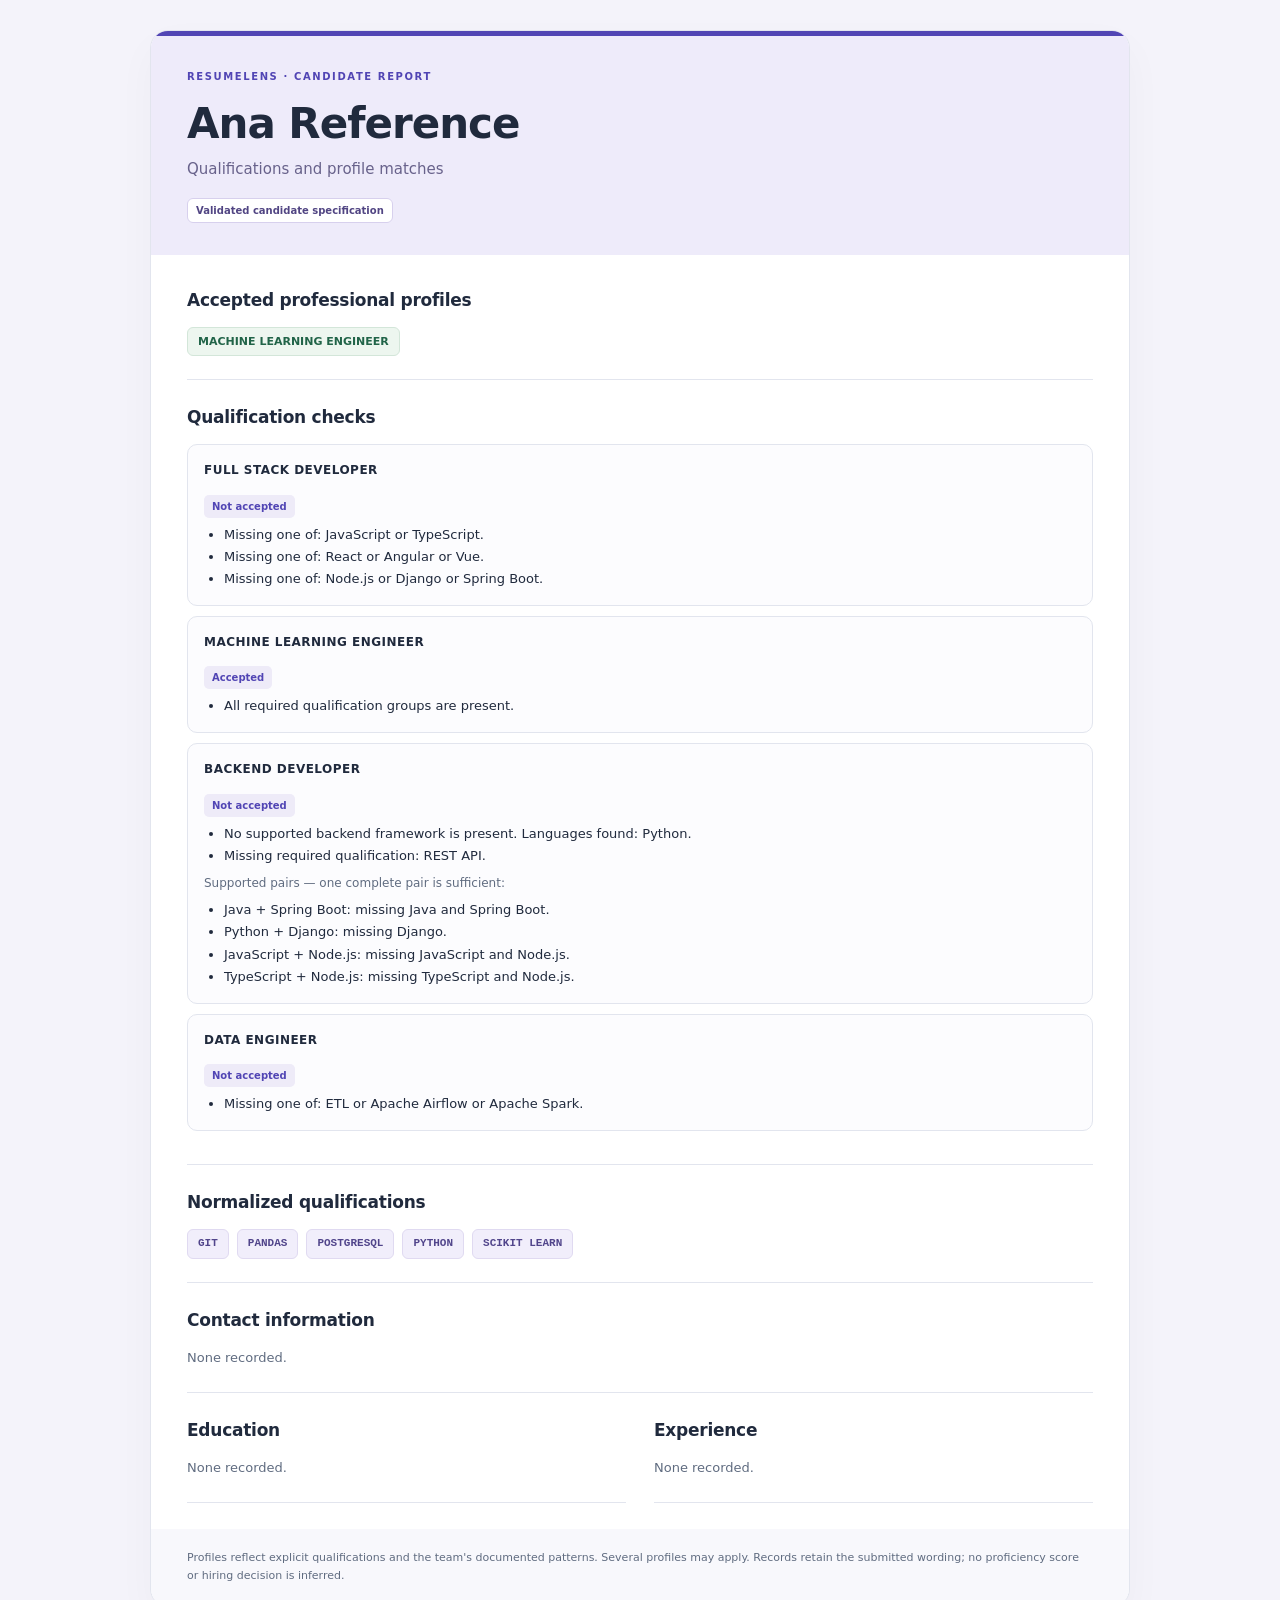
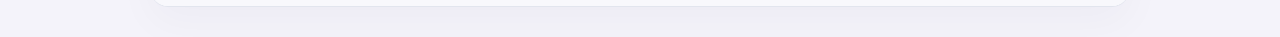
<file: data/profile-alignment/scikit_only/candidate.html>
<!doctype html>
<html lang="en">
<head>
<meta charset="utf-8">
<meta name="viewport" content="width=device-width, initial-scale=1">
<title>ResumeLens — Ana Reference</title>
<style>
:root{color-scheme:light;--ink:#202a3d;--muted:#606c80;--line:#e2e5ee;--accent:#5145b4}
*{box-sizing:border-box}body{margin:0;background:#f4f3fa;color:var(--ink);font:15px/1.7 system-ui,sans-serif}
main{max-width:980px;margin:30px auto;background:white;border:1px solid var(--line);border-radius:18px;overflow:hidden;box-shadow:0 16px 40px #29214508}
header{padding:32px 36px;background:#eeebfa;border-top:5px solid var(--accent);position:relative}header p{margin:0;color:#68628b}
h1{margin:14px 0 8px;font-size:clamp(28px,5vw,42px);line-height:1.2;letter-spacing:-1px;overflow-wrap:anywhere}
.label{font-size:10px;font-weight:750;letter-spacing:.16em;text-transform:uppercase;color:var(--accent)!important}
.seal{display:inline-block;background:#fff;border:1px solid #d7d0ed;color:#514583;border-radius:6px;padding:3px 8px;font-size:10px;font-weight:650;margin-top:15px}
.content{padding:8px 36px 26px}section{padding:23px 0;border-bottom:1px solid var(--line)}
h2{font-size:17px;letter-spacing:-.25px;margin:0 0 12px}ul{margin:0;padding-left:20px}li{overflow-wrap:anywhere;font-size:13px}
.empty{color:var(--muted);margin:0;font-size:13px}.badges{display:flex;flex-wrap:wrap;gap:8px;padding:0;list-style:none}
.badges li{border-radius:6px;background:#f1eefb;border:1px solid #e0daf1;padding:5px 10px;font:600 11px/1.6 ui-monospace,monospace;color:#51458b}
.profiles .badges li{background:#edf6ef;border-color:#d3e6d9;color:#216448;font-family:system-ui,sans-serif}
.profile-check{padding:15px 16px;border:1px solid var(--line);background:#fcfcfe;border-radius:10px;margin:10px 0}.profile-check h3{font-size:12px;letter-spacing:.04em;margin:0 0 8px}
.profile-check p{margin:6px 0;font-size:12px;color:var(--muted)}.profile-check .decision{display:inline-block;background:#eeebf8;color:var(--accent);border-radius:5px;padding:3px 8px;font-size:10px;font-weight:750}
.columns{display:grid;grid-template-columns:1fr 1fr;gap:28px}footer{padding:20px 36px;background:#f8f8fc;color:var(--muted);font-size:11px}
footer p{margin:0}@media(max-width:640px){main{margin:12px;border-radius:12px}header,.content,footer{padding-left:20px;padding-right:20px}.columns{grid-template-columns:1fr;gap:0}}
@media print{body{background:white}main{margin:0;border:0;box-shadow:none}header{background:white;color:var(--ink)}header p{color:var(--muted)}.profile-check{break-inside:avoid}}
</style>
</head>
<body>
<main>
<header><p class="label">ResumeLens · Candidate report</p><h1>Ana Reference</h1><p>Qualifications and profile matches</p><span class="seal">Validated candidate specification</span></header>
<div class="content">
<section class="profiles"><h2>Accepted professional profiles</h2><ul class="badges"><li>MACHINE LEARNING ENGINEER</li></ul></section>
<section><h2>Qualification checks</h2><article class="profile-check"><h3>FULL STACK DEVELOPER</h3><p class="decision">Not accepted</p><ul><li>Missing one of: JavaScript or TypeScript.</li><li>Missing one of: React or Angular or Vue.</li><li>Missing one of: Node.js or Django or Spring Boot.</li></ul></article><article class="profile-check"><h3>MACHINE LEARNING ENGINEER</h3><p class="decision">Accepted</p><ul><li>All required qualification groups are present.</li></ul></article><article class="profile-check"><h3>BACKEND DEVELOPER</h3><p class="decision">Not accepted</p><ul><li>No supported backend framework is present. Languages found: Python.</li><li>Missing required qualification: REST API.</li></ul><p>Supported pairs — one complete pair is sufficient:</p><ul><li>Java + Spring Boot: missing Java and Spring Boot.</li><li>Python + Django: missing Django.</li><li>JavaScript + Node.js: missing JavaScript and Node.js.</li><li>TypeScript + Node.js: missing TypeScript and Node.js.</li></ul></article><article class="profile-check"><h3>DATA ENGINEER</h3><p class="decision">Not accepted</p><ul><li>Missing one of: ETL or Apache Airflow or Apache Spark.</li></ul></article></section>
<section><h2>Normalized qualifications</h2><ul class="badges"><li>GIT</li><li>PANDAS</li><li>POSTGRESQL</li><li>PYTHON</li><li>SCIKIT LEARN</li></ul></section>
<section><h2>Contact information</h2><p class="empty">None recorded.</p></section>
<div class="columns"><section><h2>Education</h2><p class="empty">None recorded.</p></section><section><h2>Experience</h2><p class="empty">None recorded.</p></section></div>
</div>
<footer><p>Profiles reflect explicit qualifications and the team's documented patterns. Several profiles may apply. Records retain the submitted wording; no proficiency score or hiring decision is inferred.</p></footer>
</main>
</body>
</html>
</file>
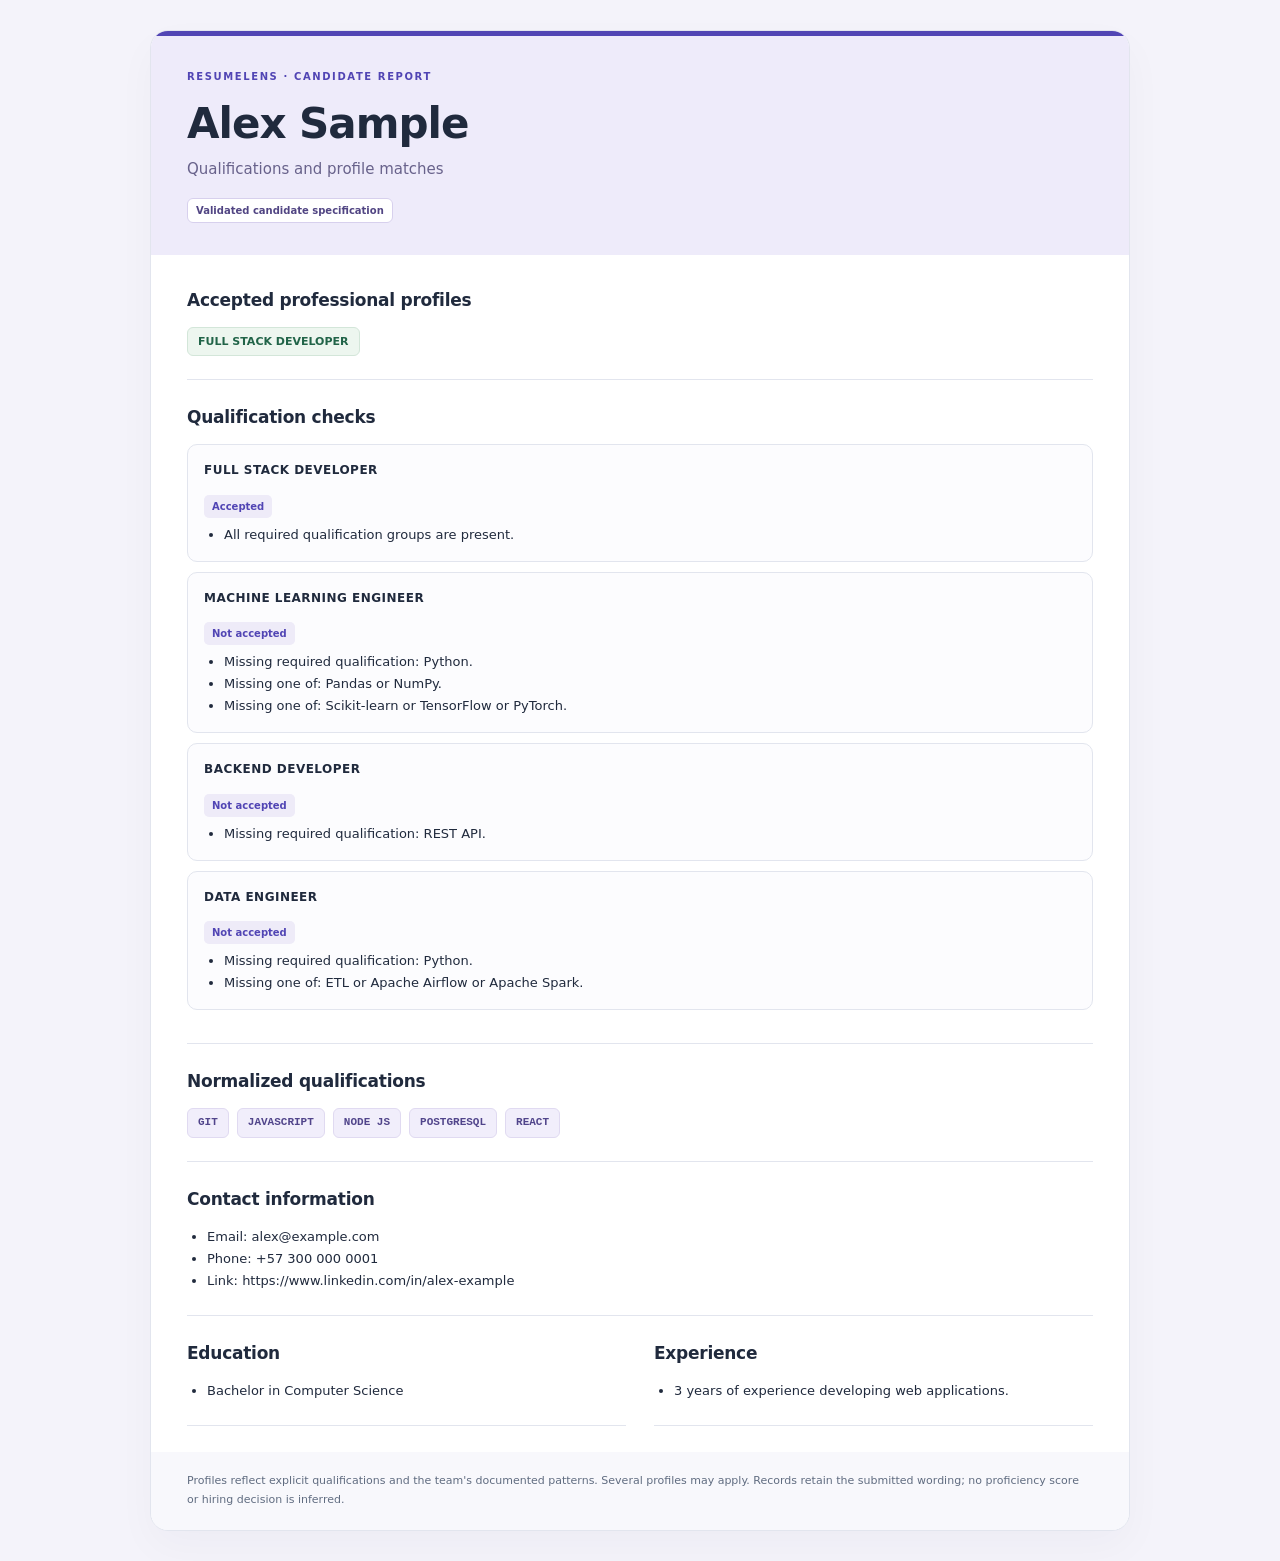
<file: data/workflow/01_full_stack/candidate.html>
<!doctype html>
<html lang="en">
<head>
<meta charset="utf-8">
<meta name="viewport" content="width=device-width, initial-scale=1">
<title>ResumeLens — Alex Sample</title>
<style>
:root{color-scheme:light;--ink:#202a3d;--muted:#606c80;--line:#e2e5ee;--accent:#5145b4}
*{box-sizing:border-box}body{margin:0;background:#f4f3fa;color:var(--ink);font:15px/1.7 system-ui,sans-serif}
main{max-width:980px;margin:30px auto;background:white;border:1px solid var(--line);border-radius:18px;overflow:hidden;box-shadow:0 16px 40px #29214508}
header{padding:32px 36px;background:#eeebfa;border-top:5px solid var(--accent);position:relative}header p{margin:0;color:#68628b}
h1{margin:14px 0 8px;font-size:clamp(28px,5vw,42px);line-height:1.2;letter-spacing:-1px;overflow-wrap:anywhere}
.label{font-size:10px;font-weight:750;letter-spacing:.16em;text-transform:uppercase;color:var(--accent)!important}
.seal{display:inline-block;background:#fff;border:1px solid #d7d0ed;color:#514583;border-radius:6px;padding:3px 8px;font-size:10px;font-weight:650;margin-top:15px}
.content{padding:8px 36px 26px}section{padding:23px 0;border-bottom:1px solid var(--line)}
h2{font-size:17px;letter-spacing:-.25px;margin:0 0 12px}ul{margin:0;padding-left:20px}li{overflow-wrap:anywhere;font-size:13px}
.empty{color:var(--muted);margin:0;font-size:13px}.badges{display:flex;flex-wrap:wrap;gap:8px;padding:0;list-style:none}
.badges li{border-radius:6px;background:#f1eefb;border:1px solid #e0daf1;padding:5px 10px;font:600 11px/1.6 ui-monospace,monospace;color:#51458b}
.profiles .badges li{background:#edf6ef;border-color:#d3e6d9;color:#216448;font-family:system-ui,sans-serif}
.profile-check{padding:15px 16px;border:1px solid var(--line);background:#fcfcfe;border-radius:10px;margin:10px 0}.profile-check h3{font-size:12px;letter-spacing:.04em;margin:0 0 8px}
.profile-check p{margin:6px 0;font-size:12px;color:var(--muted)}.profile-check .decision{display:inline-block;background:#eeebf8;color:var(--accent);border-radius:5px;padding:3px 8px;font-size:10px;font-weight:750}
.columns{display:grid;grid-template-columns:1fr 1fr;gap:28px}footer{padding:20px 36px;background:#f8f8fc;color:var(--muted);font-size:11px}
footer p{margin:0}@media(max-width:640px){main{margin:12px;border-radius:12px}header,.content,footer{padding-left:20px;padding-right:20px}.columns{grid-template-columns:1fr;gap:0}}
@media print{body{background:white}main{margin:0;border:0;box-shadow:none}header{background:white;color:var(--ink)}header p{color:var(--muted)}.profile-check{break-inside:avoid}}
</style>
</head>
<body>
<main>
<header><p class="label">ResumeLens · Candidate report</p><h1>Alex Sample</h1><p>Qualifications and profile matches</p><span class="seal">Validated candidate specification</span></header>
<div class="content">
<section class="profiles"><h2>Accepted professional profiles</h2><ul class="badges"><li>FULL STACK DEVELOPER</li></ul></section>
<section><h2>Qualification checks</h2><article class="profile-check"><h3>FULL STACK DEVELOPER</h3><p class="decision">Accepted</p><ul><li>All required qualification groups are present.</li></ul></article><article class="profile-check"><h3>MACHINE LEARNING ENGINEER</h3><p class="decision">Not accepted</p><ul><li>Missing required qualification: Python.</li><li>Missing one of: Pandas or NumPy.</li><li>Missing one of: Scikit-learn or TensorFlow or PyTorch.</li></ul></article><article class="profile-check"><h3>BACKEND DEVELOPER</h3><p class="decision">Not accepted</p><ul><li>Missing required qualification: REST API.</li></ul></article><article class="profile-check"><h3>DATA ENGINEER</h3><p class="decision">Not accepted</p><ul><li>Missing required qualification: Python.</li><li>Missing one of: ETL or Apache Airflow or Apache Spark.</li></ul></article></section>
<section><h2>Normalized qualifications</h2><ul class="badges"><li>GIT</li><li>JAVASCRIPT</li><li>NODE JS</li><li>POSTGRESQL</li><li>REACT</li></ul></section>
<section><h2>Contact information</h2><ul><li>Email: alex@example.com</li><li>Phone: +57 300 000 0001</li><li>Link: https://www.linkedin.com/in/alex-example</li></ul></section>
<div class="columns"><section><h2>Education</h2><ul><li>Bachelor in Computer Science</li></ul></section><section><h2>Experience</h2><ul><li>3 years of experience developing web applications.</li></ul></section></div>
</div>
<footer><p>Profiles reflect explicit qualifications and the team's documented patterns. Several profiles may apply. Records retain the submitted wording; no proficiency score or hiring decision is inferred.</p></footer>
</main>
</body>
</html>
</file>
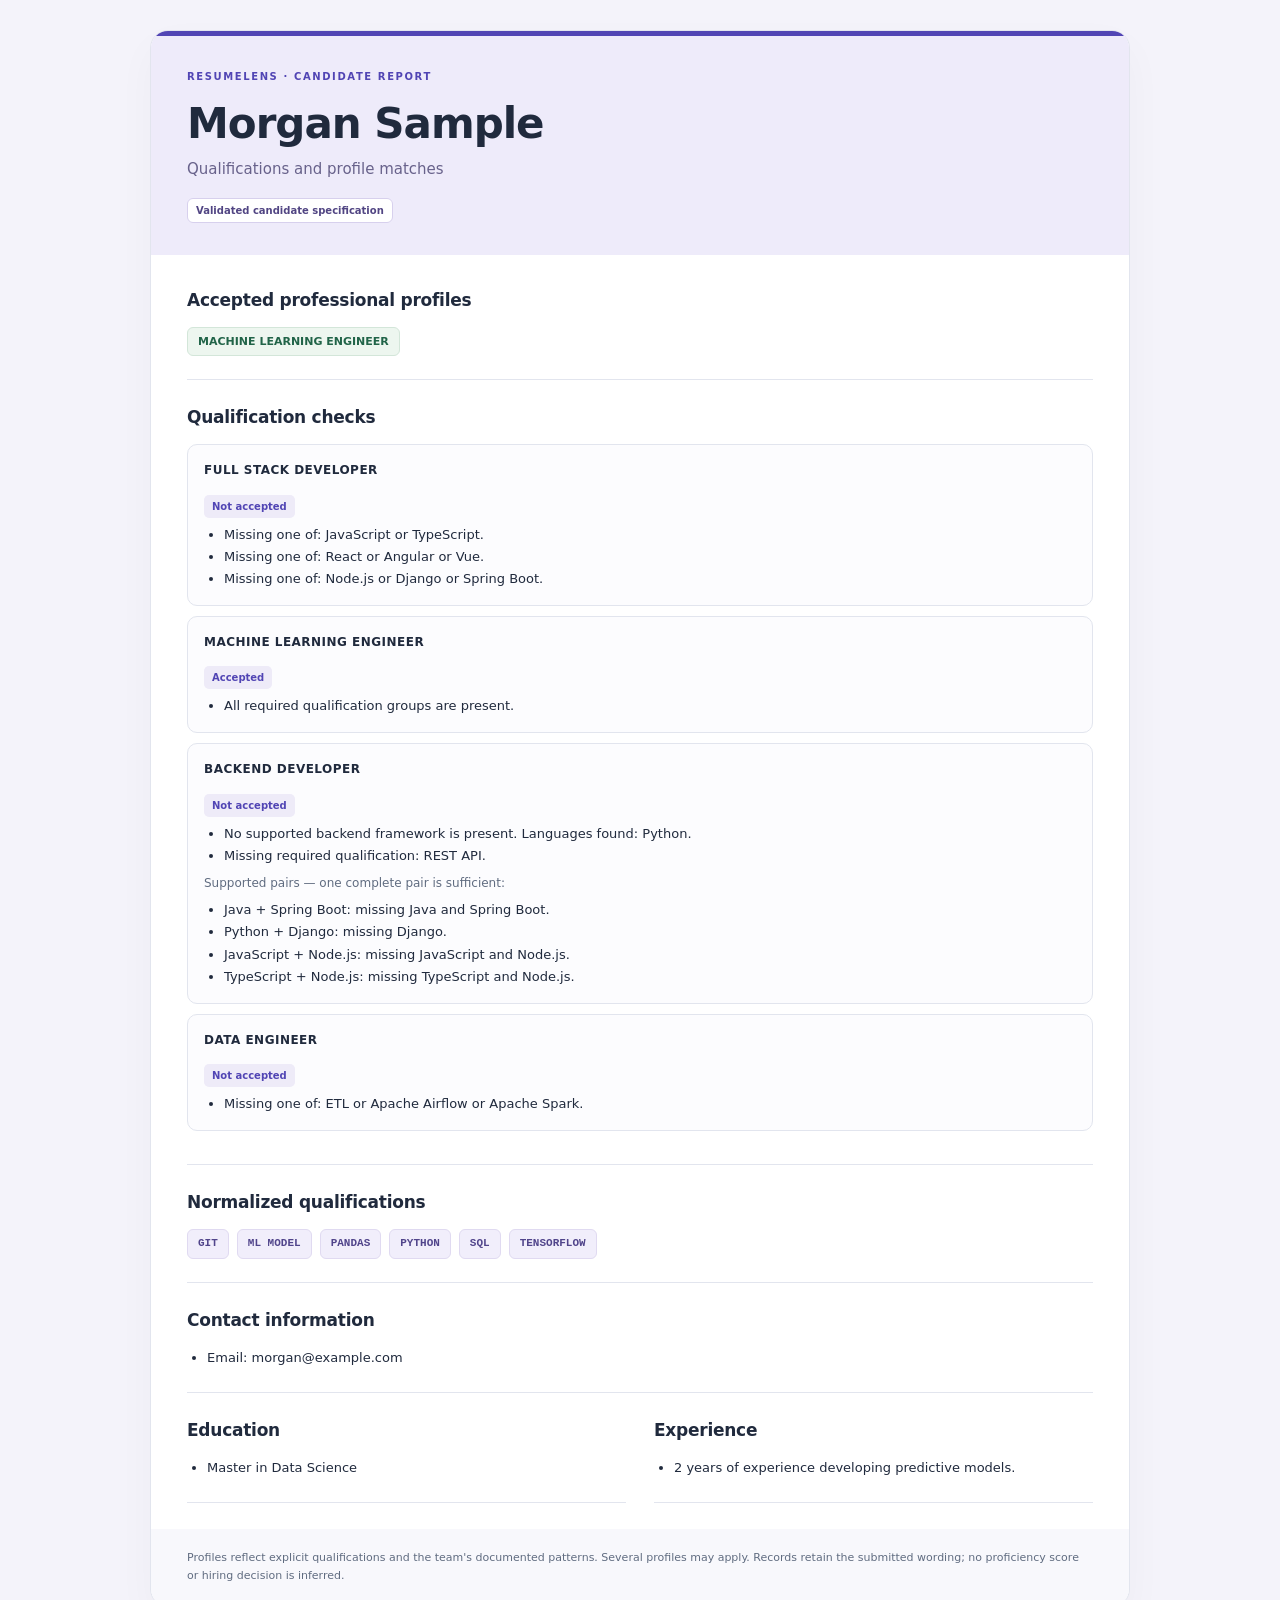
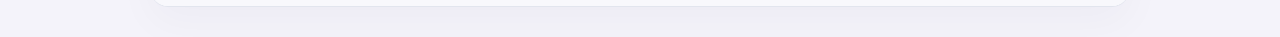
<file: data/workflow/02_machine_learning/candidate.html>
<!doctype html>
<html lang="en">
<head>
<meta charset="utf-8">
<meta name="viewport" content="width=device-width, initial-scale=1">
<title>ResumeLens — Morgan Sample</title>
<style>
:root{color-scheme:light;--ink:#202a3d;--muted:#606c80;--line:#e2e5ee;--accent:#5145b4}
*{box-sizing:border-box}body{margin:0;background:#f4f3fa;color:var(--ink);font:15px/1.7 system-ui,sans-serif}
main{max-width:980px;margin:30px auto;background:white;border:1px solid var(--line);border-radius:18px;overflow:hidden;box-shadow:0 16px 40px #29214508}
header{padding:32px 36px;background:#eeebfa;border-top:5px solid var(--accent);position:relative}header p{margin:0;color:#68628b}
h1{margin:14px 0 8px;font-size:clamp(28px,5vw,42px);line-height:1.2;letter-spacing:-1px;overflow-wrap:anywhere}
.label{font-size:10px;font-weight:750;letter-spacing:.16em;text-transform:uppercase;color:var(--accent)!important}
.seal{display:inline-block;background:#fff;border:1px solid #d7d0ed;color:#514583;border-radius:6px;padding:3px 8px;font-size:10px;font-weight:650;margin-top:15px}
.content{padding:8px 36px 26px}section{padding:23px 0;border-bottom:1px solid var(--line)}
h2{font-size:17px;letter-spacing:-.25px;margin:0 0 12px}ul{margin:0;padding-left:20px}li{overflow-wrap:anywhere;font-size:13px}
.empty{color:var(--muted);margin:0;font-size:13px}.badges{display:flex;flex-wrap:wrap;gap:8px;padding:0;list-style:none}
.badges li{border-radius:6px;background:#f1eefb;border:1px solid #e0daf1;padding:5px 10px;font:600 11px/1.6 ui-monospace,monospace;color:#51458b}
.profiles .badges li{background:#edf6ef;border-color:#d3e6d9;color:#216448;font-family:system-ui,sans-serif}
.profile-check{padding:15px 16px;border:1px solid var(--line);background:#fcfcfe;border-radius:10px;margin:10px 0}.profile-check h3{font-size:12px;letter-spacing:.04em;margin:0 0 8px}
.profile-check p{margin:6px 0;font-size:12px;color:var(--muted)}.profile-check .decision{display:inline-block;background:#eeebf8;color:var(--accent);border-radius:5px;padding:3px 8px;font-size:10px;font-weight:750}
.columns{display:grid;grid-template-columns:1fr 1fr;gap:28px}footer{padding:20px 36px;background:#f8f8fc;color:var(--muted);font-size:11px}
footer p{margin:0}@media(max-width:640px){main{margin:12px;border-radius:12px}header,.content,footer{padding-left:20px;padding-right:20px}.columns{grid-template-columns:1fr;gap:0}}
@media print{body{background:white}main{margin:0;border:0;box-shadow:none}header{background:white;color:var(--ink)}header p{color:var(--muted)}.profile-check{break-inside:avoid}}
</style>
</head>
<body>
<main>
<header><p class="label">ResumeLens · Candidate report</p><h1>Morgan Sample</h1><p>Qualifications and profile matches</p><span class="seal">Validated candidate specification</span></header>
<div class="content">
<section class="profiles"><h2>Accepted professional profiles</h2><ul class="badges"><li>MACHINE LEARNING ENGINEER</li></ul></section>
<section><h2>Qualification checks</h2><article class="profile-check"><h3>FULL STACK DEVELOPER</h3><p class="decision">Not accepted</p><ul><li>Missing one of: JavaScript or TypeScript.</li><li>Missing one of: React or Angular or Vue.</li><li>Missing one of: Node.js or Django or Spring Boot.</li></ul></article><article class="profile-check"><h3>MACHINE LEARNING ENGINEER</h3><p class="decision">Accepted</p><ul><li>All required qualification groups are present.</li></ul></article><article class="profile-check"><h3>BACKEND DEVELOPER</h3><p class="decision">Not accepted</p><ul><li>No supported backend framework is present. Languages found: Python.</li><li>Missing required qualification: REST API.</li></ul><p>Supported pairs — one complete pair is sufficient:</p><ul><li>Java + Spring Boot: missing Java and Spring Boot.</li><li>Python + Django: missing Django.</li><li>JavaScript + Node.js: missing JavaScript and Node.js.</li><li>TypeScript + Node.js: missing TypeScript and Node.js.</li></ul></article><article class="profile-check"><h3>DATA ENGINEER</h3><p class="decision">Not accepted</p><ul><li>Missing one of: ETL or Apache Airflow or Apache Spark.</li></ul></article></section>
<section><h2>Normalized qualifications</h2><ul class="badges"><li>GIT</li><li>ML MODEL</li><li>PANDAS</li><li>PYTHON</li><li>SQL</li><li>TENSORFLOW</li></ul></section>
<section><h2>Contact information</h2><ul><li>Email: morgan@example.com</li></ul></section>
<div class="columns"><section><h2>Education</h2><ul><li>Master in Data Science</li></ul></section><section><h2>Experience</h2><ul><li>2 years of experience developing predictive models.</li></ul></section></div>
</div>
<footer><p>Profiles reflect explicit qualifications and the team's documented patterns. Several profiles may apply. Records retain the submitted wording; no proficiency score or hiring decision is inferred.</p></footer>
</main>
</body>
</html>
</file>
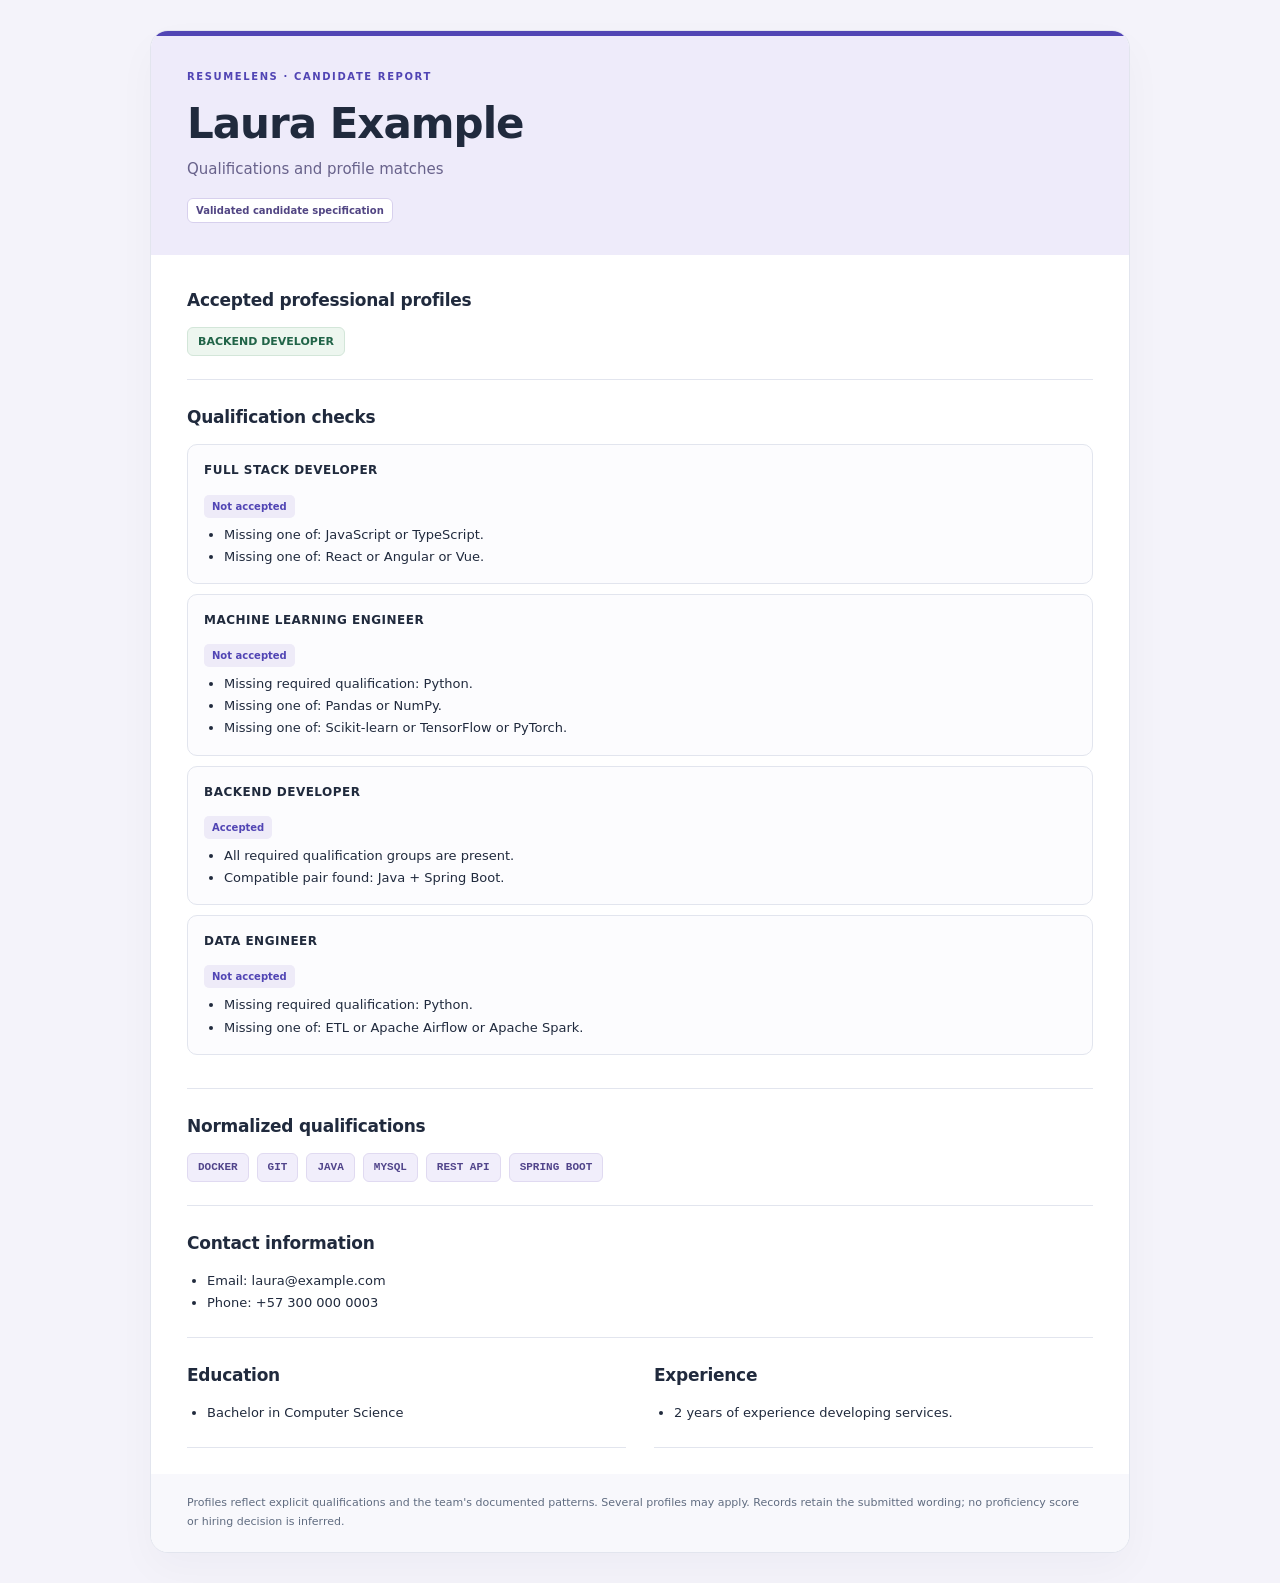
<file: data/workflow/03_backend/candidate.html>
<!doctype html>
<html lang="en">
<head>
<meta charset="utf-8">
<meta name="viewport" content="width=device-width, initial-scale=1">
<title>ResumeLens — Laura Example</title>
<style>
:root{color-scheme:light;--ink:#202a3d;--muted:#606c80;--line:#e2e5ee;--accent:#5145b4}
*{box-sizing:border-box}body{margin:0;background:#f4f3fa;color:var(--ink);font:15px/1.7 system-ui,sans-serif}
main{max-width:980px;margin:30px auto;background:white;border:1px solid var(--line);border-radius:18px;overflow:hidden;box-shadow:0 16px 40px #29214508}
header{padding:32px 36px;background:#eeebfa;border-top:5px solid var(--accent);position:relative}header p{margin:0;color:#68628b}
h1{margin:14px 0 8px;font-size:clamp(28px,5vw,42px);line-height:1.2;letter-spacing:-1px;overflow-wrap:anywhere}
.label{font-size:10px;font-weight:750;letter-spacing:.16em;text-transform:uppercase;color:var(--accent)!important}
.seal{display:inline-block;background:#fff;border:1px solid #d7d0ed;color:#514583;border-radius:6px;padding:3px 8px;font-size:10px;font-weight:650;margin-top:15px}
.content{padding:8px 36px 26px}section{padding:23px 0;border-bottom:1px solid var(--line)}
h2{font-size:17px;letter-spacing:-.25px;margin:0 0 12px}ul{margin:0;padding-left:20px}li{overflow-wrap:anywhere;font-size:13px}
.empty{color:var(--muted);margin:0;font-size:13px}.badges{display:flex;flex-wrap:wrap;gap:8px;padding:0;list-style:none}
.badges li{border-radius:6px;background:#f1eefb;border:1px solid #e0daf1;padding:5px 10px;font:600 11px/1.6 ui-monospace,monospace;color:#51458b}
.profiles .badges li{background:#edf6ef;border-color:#d3e6d9;color:#216448;font-family:system-ui,sans-serif}
.profile-check{padding:15px 16px;border:1px solid var(--line);background:#fcfcfe;border-radius:10px;margin:10px 0}.profile-check h3{font-size:12px;letter-spacing:.04em;margin:0 0 8px}
.profile-check p{margin:6px 0;font-size:12px;color:var(--muted)}.profile-check .decision{display:inline-block;background:#eeebf8;color:var(--accent);border-radius:5px;padding:3px 8px;font-size:10px;font-weight:750}
.columns{display:grid;grid-template-columns:1fr 1fr;gap:28px}footer{padding:20px 36px;background:#f8f8fc;color:var(--muted);font-size:11px}
footer p{margin:0}@media(max-width:640px){main{margin:12px;border-radius:12px}header,.content,footer{padding-left:20px;padding-right:20px}.columns{grid-template-columns:1fr;gap:0}}
@media print{body{background:white}main{margin:0;border:0;box-shadow:none}header{background:white;color:var(--ink)}header p{color:var(--muted)}.profile-check{break-inside:avoid}}
</style>
</head>
<body>
<main>
<header><p class="label">ResumeLens · Candidate report</p><h1>Laura Example</h1><p>Qualifications and profile matches</p><span class="seal">Validated candidate specification</span></header>
<div class="content">
<section class="profiles"><h2>Accepted professional profiles</h2><ul class="badges"><li>BACKEND DEVELOPER</li></ul></section>
<section><h2>Qualification checks</h2><article class="profile-check"><h3>FULL STACK DEVELOPER</h3><p class="decision">Not accepted</p><ul><li>Missing one of: JavaScript or TypeScript.</li><li>Missing one of: React or Angular or Vue.</li></ul></article><article class="profile-check"><h3>MACHINE LEARNING ENGINEER</h3><p class="decision">Not accepted</p><ul><li>Missing required qualification: Python.</li><li>Missing one of: Pandas or NumPy.</li><li>Missing one of: Scikit-learn or TensorFlow or PyTorch.</li></ul></article><article class="profile-check"><h3>BACKEND DEVELOPER</h3><p class="decision">Accepted</p><ul><li>All required qualification groups are present.</li><li>Compatible pair found: Java + Spring Boot.</li></ul></article><article class="profile-check"><h3>DATA ENGINEER</h3><p class="decision">Not accepted</p><ul><li>Missing required qualification: Python.</li><li>Missing one of: ETL or Apache Airflow or Apache Spark.</li></ul></article></section>
<section><h2>Normalized qualifications</h2><ul class="badges"><li>DOCKER</li><li>GIT</li><li>JAVA</li><li>MYSQL</li><li>REST API</li><li>SPRING BOOT</li></ul></section>
<section><h2>Contact information</h2><ul><li>Email: laura@example.com</li><li>Phone: +57 300 000 0003</li></ul></section>
<div class="columns"><section><h2>Education</h2><ul><li>Bachelor in Computer Science</li></ul></section><section><h2>Experience</h2><ul><li>2 years of experience developing services.</li></ul></section></div>
</div>
<footer><p>Profiles reflect explicit qualifications and the team's documented patterns. Several profiles may apply. Records retain the submitted wording; no proficiency score or hiring decision is inferred.</p></footer>
</main>
</body>
</html>
</file>
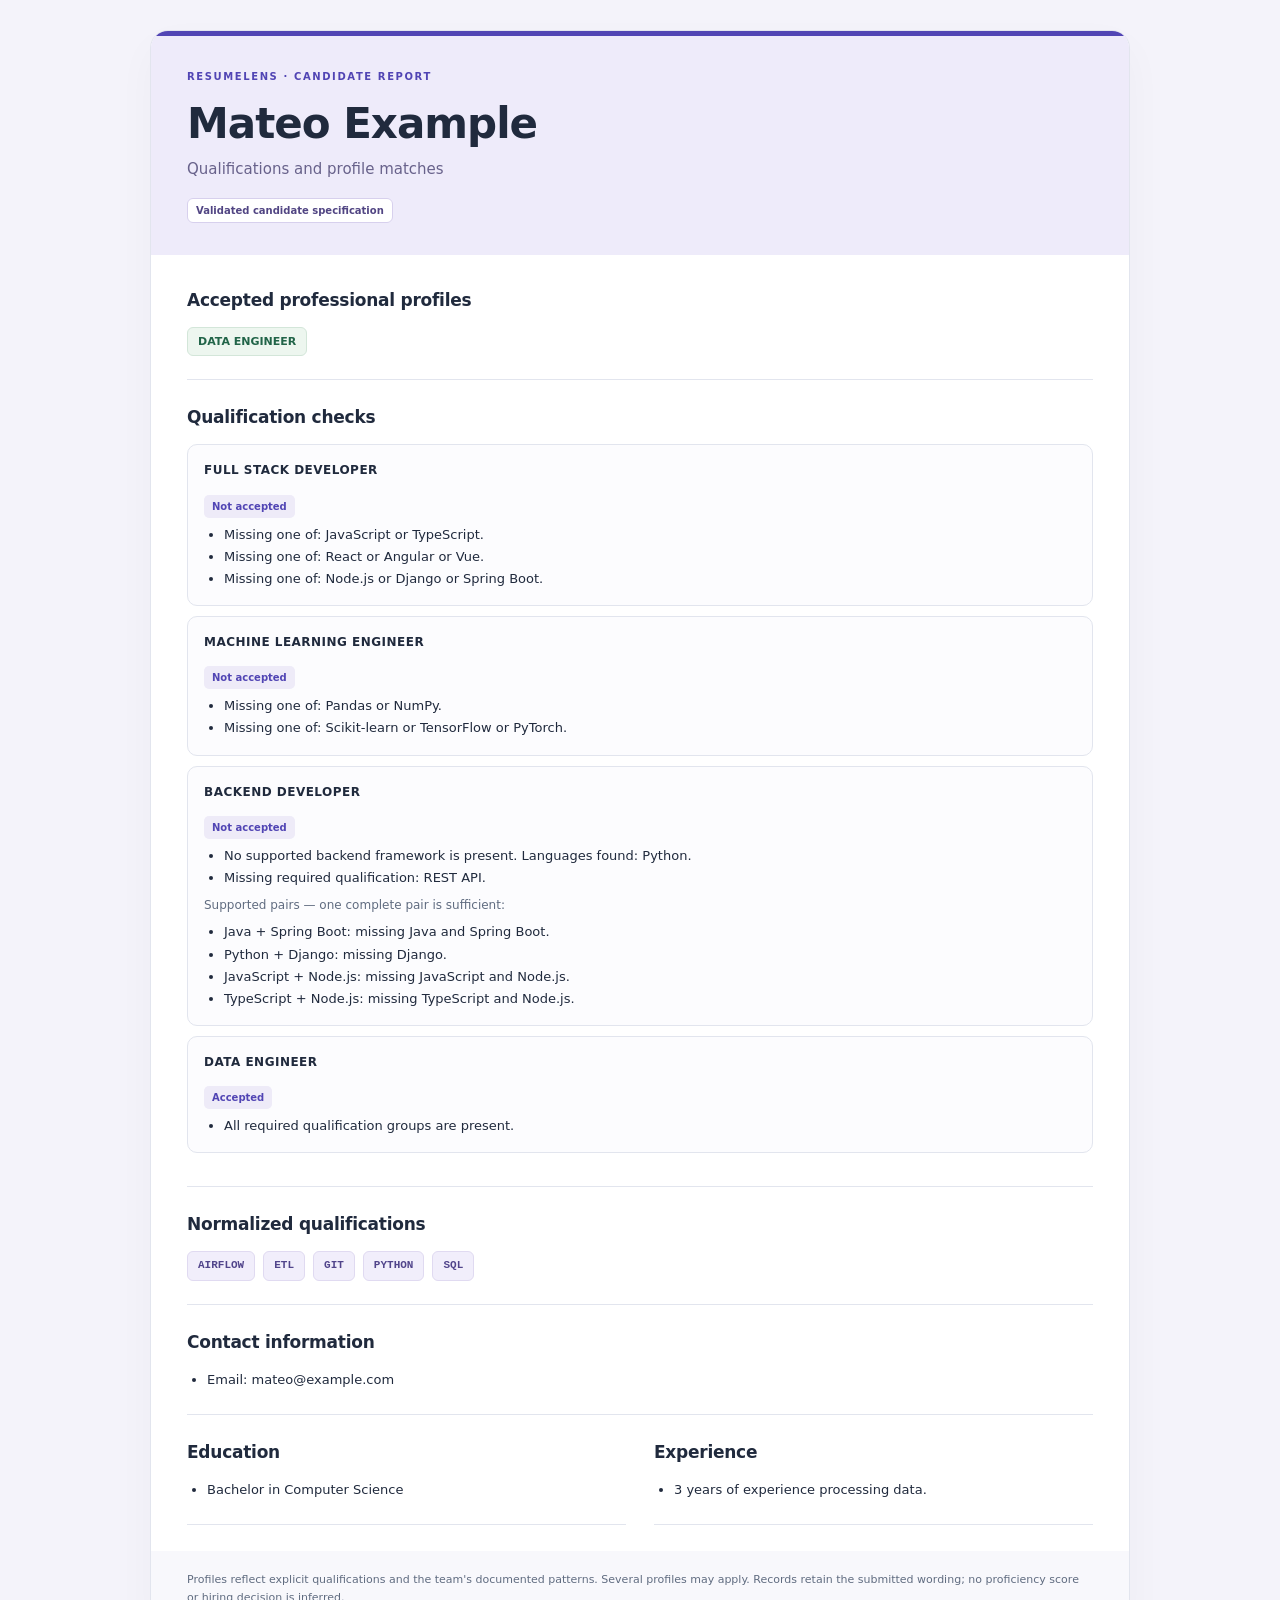
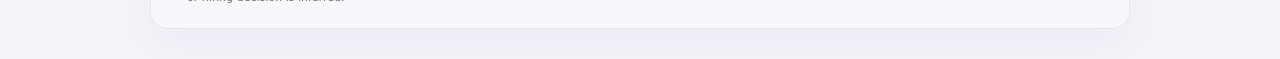
<file: data/workflow/04_data_engineer/candidate.html>
<!doctype html>
<html lang="en">
<head>
<meta charset="utf-8">
<meta name="viewport" content="width=device-width, initial-scale=1">
<title>ResumeLens — Mateo Example</title>
<style>
:root{color-scheme:light;--ink:#202a3d;--muted:#606c80;--line:#e2e5ee;--accent:#5145b4}
*{box-sizing:border-box}body{margin:0;background:#f4f3fa;color:var(--ink);font:15px/1.7 system-ui,sans-serif}
main{max-width:980px;margin:30px auto;background:white;border:1px solid var(--line);border-radius:18px;overflow:hidden;box-shadow:0 16px 40px #29214508}
header{padding:32px 36px;background:#eeebfa;border-top:5px solid var(--accent);position:relative}header p{margin:0;color:#68628b}
h1{margin:14px 0 8px;font-size:clamp(28px,5vw,42px);line-height:1.2;letter-spacing:-1px;overflow-wrap:anywhere}
.label{font-size:10px;font-weight:750;letter-spacing:.16em;text-transform:uppercase;color:var(--accent)!important}
.seal{display:inline-block;background:#fff;border:1px solid #d7d0ed;color:#514583;border-radius:6px;padding:3px 8px;font-size:10px;font-weight:650;margin-top:15px}
.content{padding:8px 36px 26px}section{padding:23px 0;border-bottom:1px solid var(--line)}
h2{font-size:17px;letter-spacing:-.25px;margin:0 0 12px}ul{margin:0;padding-left:20px}li{overflow-wrap:anywhere;font-size:13px}
.empty{color:var(--muted);margin:0;font-size:13px}.badges{display:flex;flex-wrap:wrap;gap:8px;padding:0;list-style:none}
.badges li{border-radius:6px;background:#f1eefb;border:1px solid #e0daf1;padding:5px 10px;font:600 11px/1.6 ui-monospace,monospace;color:#51458b}
.profiles .badges li{background:#edf6ef;border-color:#d3e6d9;color:#216448;font-family:system-ui,sans-serif}
.profile-check{padding:15px 16px;border:1px solid var(--line);background:#fcfcfe;border-radius:10px;margin:10px 0}.profile-check h3{font-size:12px;letter-spacing:.04em;margin:0 0 8px}
.profile-check p{margin:6px 0;font-size:12px;color:var(--muted)}.profile-check .decision{display:inline-block;background:#eeebf8;color:var(--accent);border-radius:5px;padding:3px 8px;font-size:10px;font-weight:750}
.columns{display:grid;grid-template-columns:1fr 1fr;gap:28px}footer{padding:20px 36px;background:#f8f8fc;color:var(--muted);font-size:11px}
footer p{margin:0}@media(max-width:640px){main{margin:12px;border-radius:12px}header,.content,footer{padding-left:20px;padding-right:20px}.columns{grid-template-columns:1fr;gap:0}}
@media print{body{background:white}main{margin:0;border:0;box-shadow:none}header{background:white;color:var(--ink)}header p{color:var(--muted)}.profile-check{break-inside:avoid}}
</style>
</head>
<body>
<main>
<header><p class="label">ResumeLens · Candidate report</p><h1>Mateo Example</h1><p>Qualifications and profile matches</p><span class="seal">Validated candidate specification</span></header>
<div class="content">
<section class="profiles"><h2>Accepted professional profiles</h2><ul class="badges"><li>DATA ENGINEER</li></ul></section>
<section><h2>Qualification checks</h2><article class="profile-check"><h3>FULL STACK DEVELOPER</h3><p class="decision">Not accepted</p><ul><li>Missing one of: JavaScript or TypeScript.</li><li>Missing one of: React or Angular or Vue.</li><li>Missing one of: Node.js or Django or Spring Boot.</li></ul></article><article class="profile-check"><h3>MACHINE LEARNING ENGINEER</h3><p class="decision">Not accepted</p><ul><li>Missing one of: Pandas or NumPy.</li><li>Missing one of: Scikit-learn or TensorFlow or PyTorch.</li></ul></article><article class="profile-check"><h3>BACKEND DEVELOPER</h3><p class="decision">Not accepted</p><ul><li>No supported backend framework is present. Languages found: Python.</li><li>Missing required qualification: REST API.</li></ul><p>Supported pairs — one complete pair is sufficient:</p><ul><li>Java + Spring Boot: missing Java and Spring Boot.</li><li>Python + Django: missing Django.</li><li>JavaScript + Node.js: missing JavaScript and Node.js.</li><li>TypeScript + Node.js: missing TypeScript and Node.js.</li></ul></article><article class="profile-check"><h3>DATA ENGINEER</h3><p class="decision">Accepted</p><ul><li>All required qualification groups are present.</li></ul></article></section>
<section><h2>Normalized qualifications</h2><ul class="badges"><li>AIRFLOW</li><li>ETL</li><li>GIT</li><li>PYTHON</li><li>SQL</li></ul></section>
<section><h2>Contact information</h2><ul><li>Email: mateo@example.com</li></ul></section>
<div class="columns"><section><h2>Education</h2><ul><li>Bachelor in Computer Science</li></ul></section><section><h2>Experience</h2><ul><li>3 years of experience processing data.</li></ul></section></div>
</div>
<footer><p>Profiles reflect explicit qualifications and the team's documented patterns. Several profiles may apply. Records retain the submitted wording; no proficiency score or hiring decision is inferred.</p></footer>
</main>
</body>
</html>
</file>
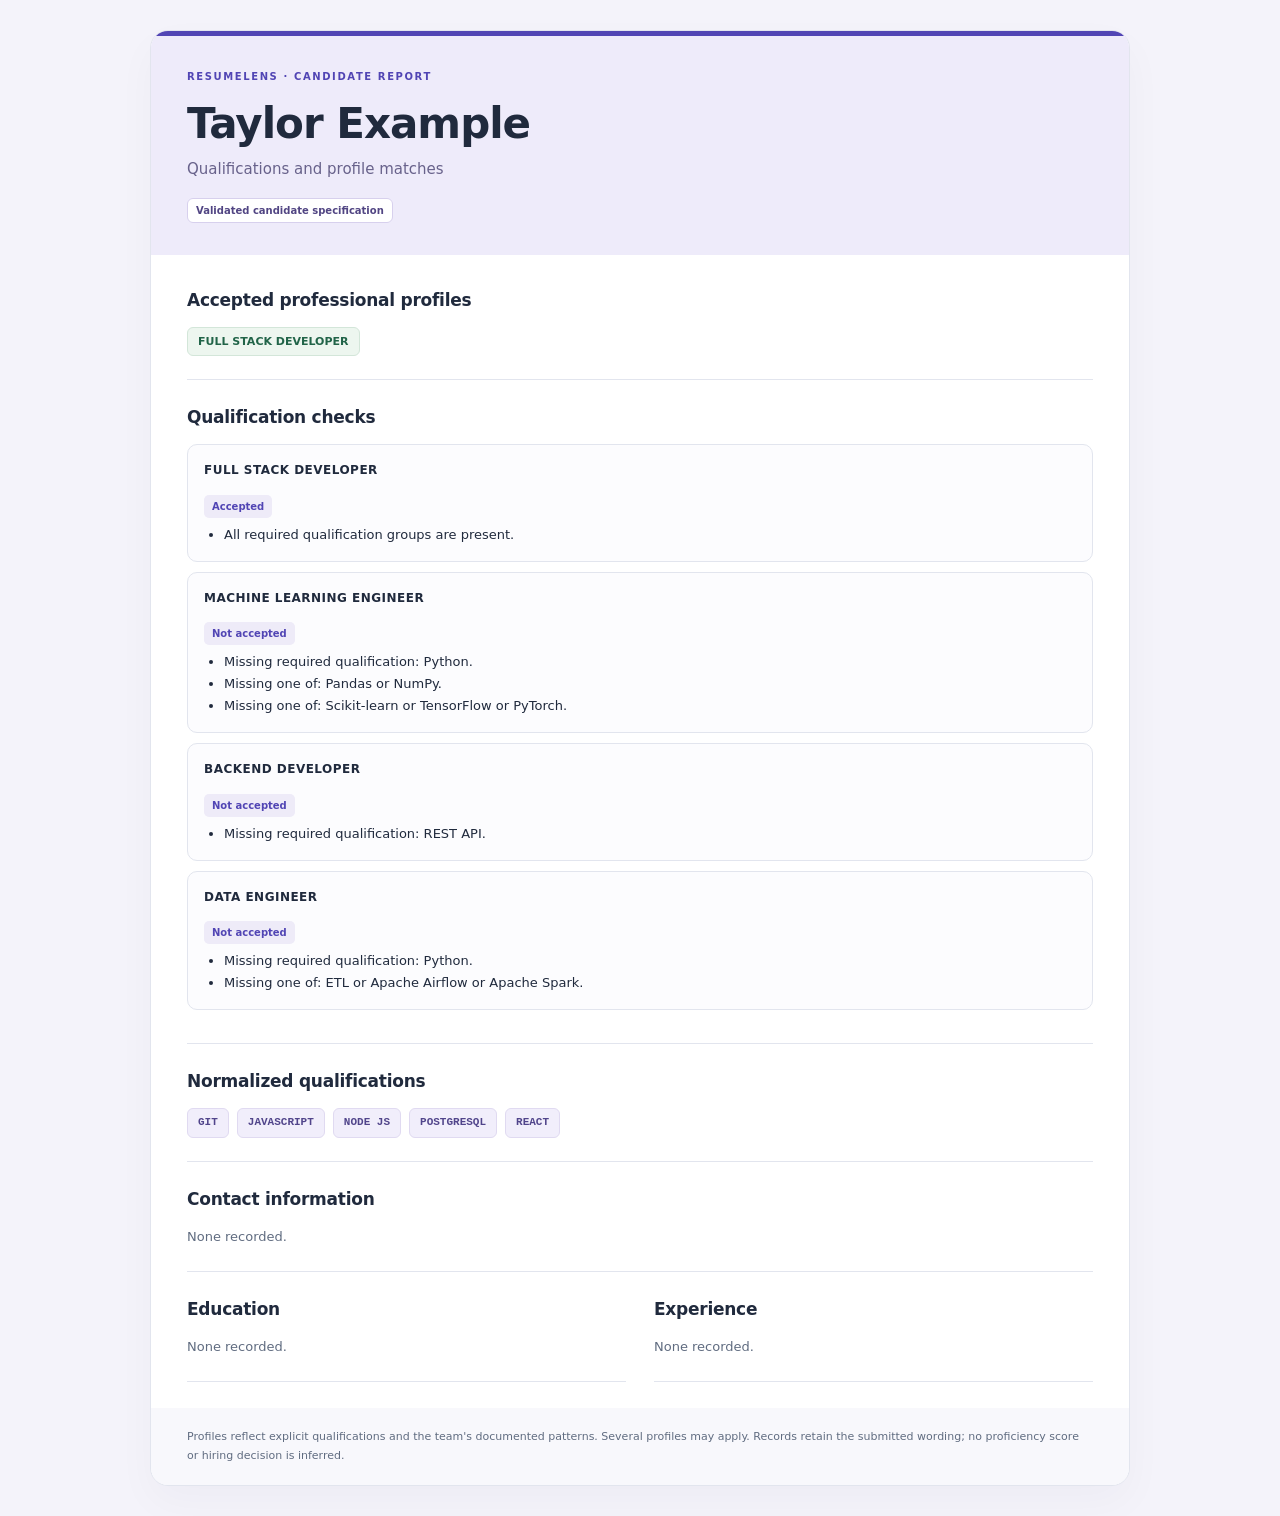
<file: data/workflow/05_aliases_duplicates/candidate.html>
<!doctype html>
<html lang="en">
<head>
<meta charset="utf-8">
<meta name="viewport" content="width=device-width, initial-scale=1">
<title>ResumeLens — Taylor Example</title>
<style>
:root{color-scheme:light;--ink:#202a3d;--muted:#606c80;--line:#e2e5ee;--accent:#5145b4}
*{box-sizing:border-box}body{margin:0;background:#f4f3fa;color:var(--ink);font:15px/1.7 system-ui,sans-serif}
main{max-width:980px;margin:30px auto;background:white;border:1px solid var(--line);border-radius:18px;overflow:hidden;box-shadow:0 16px 40px #29214508}
header{padding:32px 36px;background:#eeebfa;border-top:5px solid var(--accent);position:relative}header p{margin:0;color:#68628b}
h1{margin:14px 0 8px;font-size:clamp(28px,5vw,42px);line-height:1.2;letter-spacing:-1px;overflow-wrap:anywhere}
.label{font-size:10px;font-weight:750;letter-spacing:.16em;text-transform:uppercase;color:var(--accent)!important}
.seal{display:inline-block;background:#fff;border:1px solid #d7d0ed;color:#514583;border-radius:6px;padding:3px 8px;font-size:10px;font-weight:650;margin-top:15px}
.content{padding:8px 36px 26px}section{padding:23px 0;border-bottom:1px solid var(--line)}
h2{font-size:17px;letter-spacing:-.25px;margin:0 0 12px}ul{margin:0;padding-left:20px}li{overflow-wrap:anywhere;font-size:13px}
.empty{color:var(--muted);margin:0;font-size:13px}.badges{display:flex;flex-wrap:wrap;gap:8px;padding:0;list-style:none}
.badges li{border-radius:6px;background:#f1eefb;border:1px solid #e0daf1;padding:5px 10px;font:600 11px/1.6 ui-monospace,monospace;color:#51458b}
.profiles .badges li{background:#edf6ef;border-color:#d3e6d9;color:#216448;font-family:system-ui,sans-serif}
.profile-check{padding:15px 16px;border:1px solid var(--line);background:#fcfcfe;border-radius:10px;margin:10px 0}.profile-check h3{font-size:12px;letter-spacing:.04em;margin:0 0 8px}
.profile-check p{margin:6px 0;font-size:12px;color:var(--muted)}.profile-check .decision{display:inline-block;background:#eeebf8;color:var(--accent);border-radius:5px;padding:3px 8px;font-size:10px;font-weight:750}
.columns{display:grid;grid-template-columns:1fr 1fr;gap:28px}footer{padding:20px 36px;background:#f8f8fc;color:var(--muted);font-size:11px}
footer p{margin:0}@media(max-width:640px){main{margin:12px;border-radius:12px}header,.content,footer{padding-left:20px;padding-right:20px}.columns{grid-template-columns:1fr;gap:0}}
@media print{body{background:white}main{margin:0;border:0;box-shadow:none}header{background:white;color:var(--ink)}header p{color:var(--muted)}.profile-check{break-inside:avoid}}
</style>
</head>
<body>
<main>
<header><p class="label">ResumeLens · Candidate report</p><h1>Taylor Example</h1><p>Qualifications and profile matches</p><span class="seal">Validated candidate specification</span></header>
<div class="content">
<section class="profiles"><h2>Accepted professional profiles</h2><ul class="badges"><li>FULL STACK DEVELOPER</li></ul></section>
<section><h2>Qualification checks</h2><article class="profile-check"><h3>FULL STACK DEVELOPER</h3><p class="decision">Accepted</p><ul><li>All required qualification groups are present.</li></ul></article><article class="profile-check"><h3>MACHINE LEARNING ENGINEER</h3><p class="decision">Not accepted</p><ul><li>Missing required qualification: Python.</li><li>Missing one of: Pandas or NumPy.</li><li>Missing one of: Scikit-learn or TensorFlow or PyTorch.</li></ul></article><article class="profile-check"><h3>BACKEND DEVELOPER</h3><p class="decision">Not accepted</p><ul><li>Missing required qualification: REST API.</li></ul></article><article class="profile-check"><h3>DATA ENGINEER</h3><p class="decision">Not accepted</p><ul><li>Missing required qualification: Python.</li><li>Missing one of: ETL or Apache Airflow or Apache Spark.</li></ul></article></section>
<section><h2>Normalized qualifications</h2><ul class="badges"><li>GIT</li><li>JAVASCRIPT</li><li>NODE JS</li><li>POSTGRESQL</li><li>REACT</li></ul></section>
<section><h2>Contact information</h2><p class="empty">None recorded.</p></section>
<div class="columns"><section><h2>Education</h2><p class="empty">None recorded.</p></section><section><h2>Experience</h2><p class="empty">None recorded.</p></section></div>
</div>
<footer><p>Profiles reflect explicit qualifications and the team's documented patterns. Several profiles may apply. Records retain the submitted wording; no proficiency score or hiring decision is inferred.</p></footer>
</main>
</body>
</html>
</file>
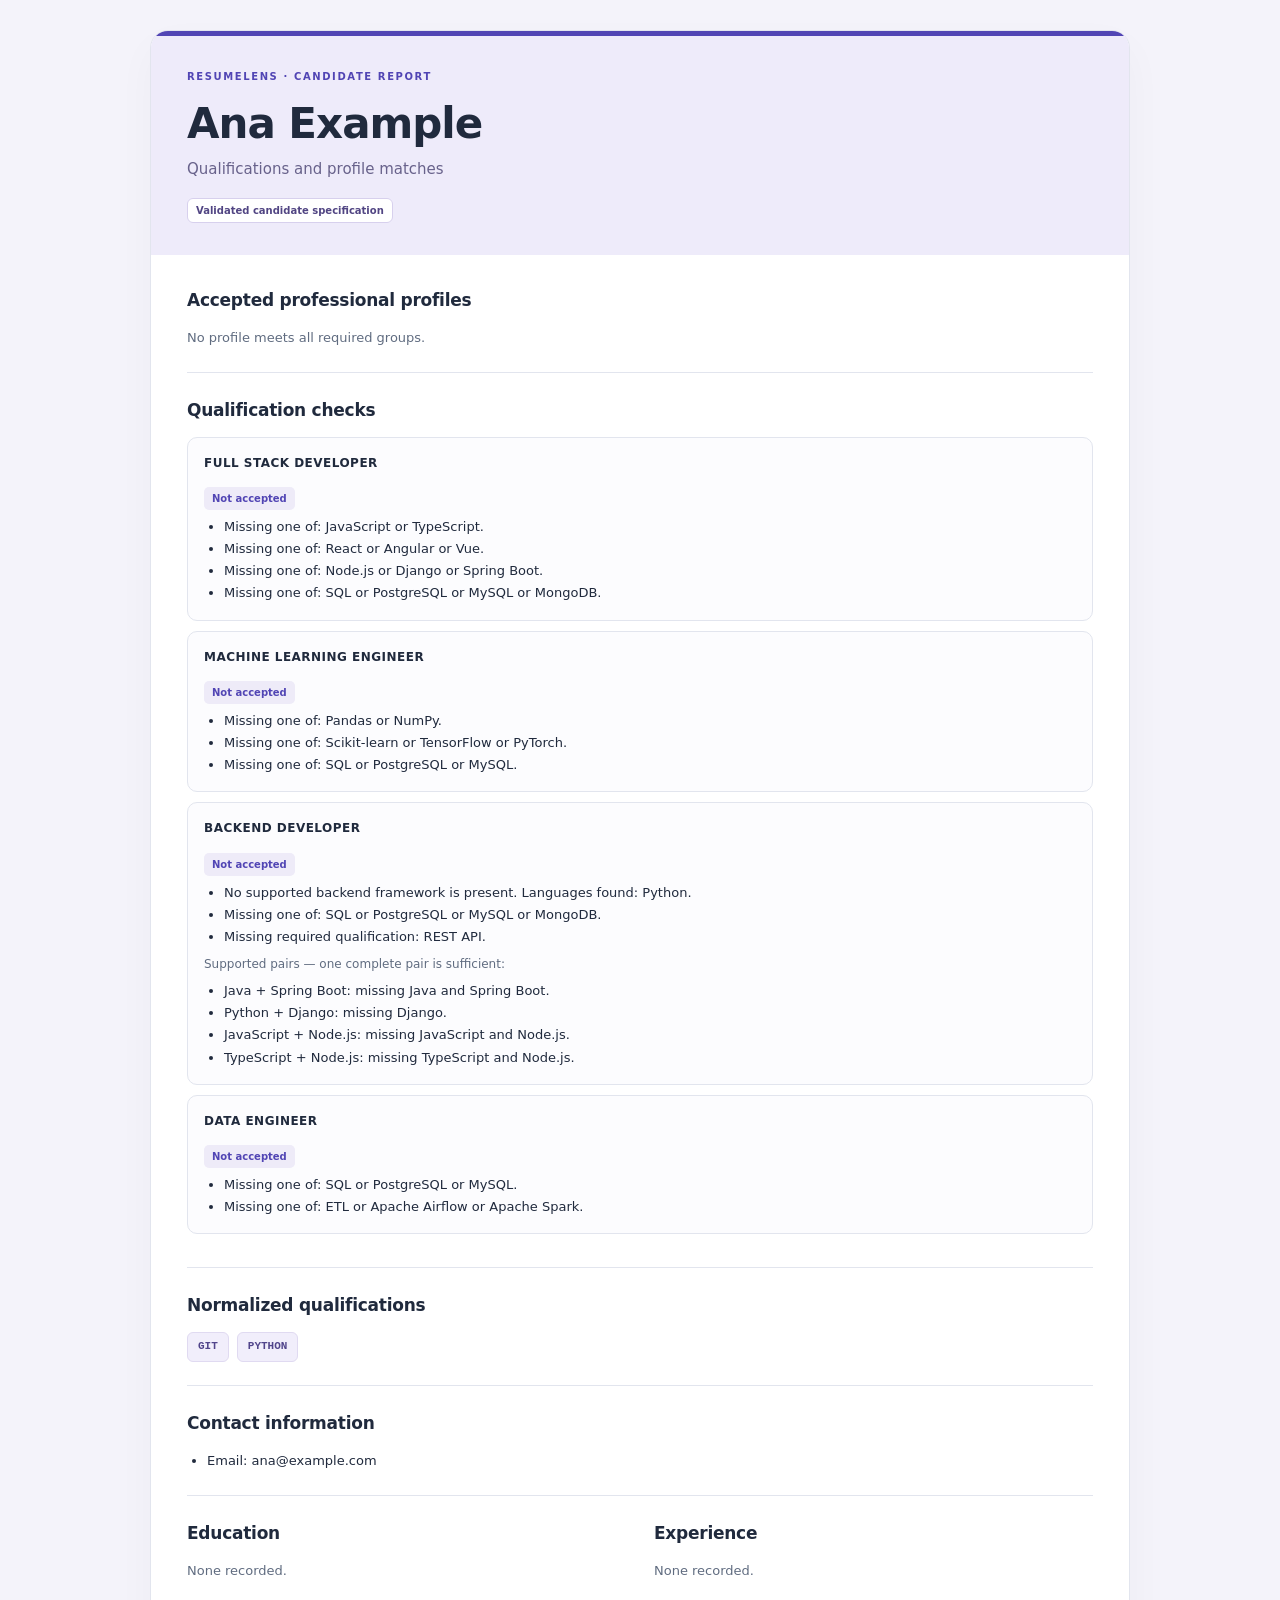
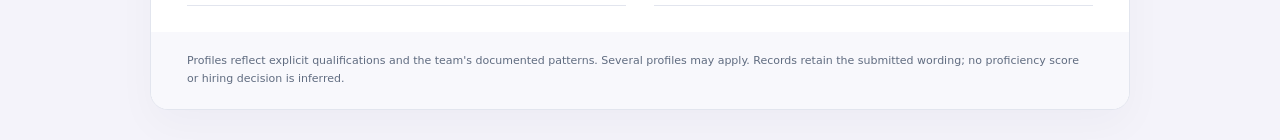
<file: data/workflow/06_incomplete/candidate.html>
<!doctype html>
<html lang="en">
<head>
<meta charset="utf-8">
<meta name="viewport" content="width=device-width, initial-scale=1">
<title>ResumeLens — Ana Example</title>
<style>
:root{color-scheme:light;--ink:#202a3d;--muted:#606c80;--line:#e2e5ee;--accent:#5145b4}
*{box-sizing:border-box}body{margin:0;background:#f4f3fa;color:var(--ink);font:15px/1.7 system-ui,sans-serif}
main{max-width:980px;margin:30px auto;background:white;border:1px solid var(--line);border-radius:18px;overflow:hidden;box-shadow:0 16px 40px #29214508}
header{padding:32px 36px;background:#eeebfa;border-top:5px solid var(--accent);position:relative}header p{margin:0;color:#68628b}
h1{margin:14px 0 8px;font-size:clamp(28px,5vw,42px);line-height:1.2;letter-spacing:-1px;overflow-wrap:anywhere}
.label{font-size:10px;font-weight:750;letter-spacing:.16em;text-transform:uppercase;color:var(--accent)!important}
.seal{display:inline-block;background:#fff;border:1px solid #d7d0ed;color:#514583;border-radius:6px;padding:3px 8px;font-size:10px;font-weight:650;margin-top:15px}
.content{padding:8px 36px 26px}section{padding:23px 0;border-bottom:1px solid var(--line)}
h2{font-size:17px;letter-spacing:-.25px;margin:0 0 12px}ul{margin:0;padding-left:20px}li{overflow-wrap:anywhere;font-size:13px}
.empty{color:var(--muted);margin:0;font-size:13px}.badges{display:flex;flex-wrap:wrap;gap:8px;padding:0;list-style:none}
.badges li{border-radius:6px;background:#f1eefb;border:1px solid #e0daf1;padding:5px 10px;font:600 11px/1.6 ui-monospace,monospace;color:#51458b}
.profiles .badges li{background:#edf6ef;border-color:#d3e6d9;color:#216448;font-family:system-ui,sans-serif}
.profile-check{padding:15px 16px;border:1px solid var(--line);background:#fcfcfe;border-radius:10px;margin:10px 0}.profile-check h3{font-size:12px;letter-spacing:.04em;margin:0 0 8px}
.profile-check p{margin:6px 0;font-size:12px;color:var(--muted)}.profile-check .decision{display:inline-block;background:#eeebf8;color:var(--accent);border-radius:5px;padding:3px 8px;font-size:10px;font-weight:750}
.columns{display:grid;grid-template-columns:1fr 1fr;gap:28px}footer{padding:20px 36px;background:#f8f8fc;color:var(--muted);font-size:11px}
footer p{margin:0}@media(max-width:640px){main{margin:12px;border-radius:12px}header,.content,footer{padding-left:20px;padding-right:20px}.columns{grid-template-columns:1fr;gap:0}}
@media print{body{background:white}main{margin:0;border:0;box-shadow:none}header{background:white;color:var(--ink)}header p{color:var(--muted)}.profile-check{break-inside:avoid}}
</style>
</head>
<body>
<main>
<header><p class="label">ResumeLens · Candidate report</p><h1>Ana Example</h1><p>Qualifications and profile matches</p><span class="seal">Validated candidate specification</span></header>
<div class="content">
<section class="profiles"><h2>Accepted professional profiles</h2><p class="empty">No profile meets all required groups.</p></section>
<section><h2>Qualification checks</h2><article class="profile-check"><h3>FULL STACK DEVELOPER</h3><p class="decision">Not accepted</p><ul><li>Missing one of: JavaScript or TypeScript.</li><li>Missing one of: React or Angular or Vue.</li><li>Missing one of: Node.js or Django or Spring Boot.</li><li>Missing one of: SQL or PostgreSQL or MySQL or MongoDB.</li></ul></article><article class="profile-check"><h3>MACHINE LEARNING ENGINEER</h3><p class="decision">Not accepted</p><ul><li>Missing one of: Pandas or NumPy.</li><li>Missing one of: Scikit-learn or TensorFlow or PyTorch.</li><li>Missing one of: SQL or PostgreSQL or MySQL.</li></ul></article><article class="profile-check"><h3>BACKEND DEVELOPER</h3><p class="decision">Not accepted</p><ul><li>No supported backend framework is present. Languages found: Python.</li><li>Missing one of: SQL or PostgreSQL or MySQL or MongoDB.</li><li>Missing required qualification: REST API.</li></ul><p>Supported pairs — one complete pair is sufficient:</p><ul><li>Java + Spring Boot: missing Java and Spring Boot.</li><li>Python + Django: missing Django.</li><li>JavaScript + Node.js: missing JavaScript and Node.js.</li><li>TypeScript + Node.js: missing TypeScript and Node.js.</li></ul></article><article class="profile-check"><h3>DATA ENGINEER</h3><p class="decision">Not accepted</p><ul><li>Missing one of: SQL or PostgreSQL or MySQL.</li><li>Missing one of: ETL or Apache Airflow or Apache Spark.</li></ul></article></section>
<section><h2>Normalized qualifications</h2><ul class="badges"><li>GIT</li><li>PYTHON</li></ul></section>
<section><h2>Contact information</h2><ul><li>Email: ana@example.com</li></ul></section>
<div class="columns"><section><h2>Education</h2><p class="empty">None recorded.</p></section><section><h2>Experience</h2><p class="empty">None recorded.</p></section></div>
</div>
<footer><p>Profiles reflect explicit qualifications and the team's documented patterns. Several profiles may apply. Records retain the submitted wording; no proficiency score or hiring decision is inferred.</p></footer>
</main>
</body>
</html>
</file>
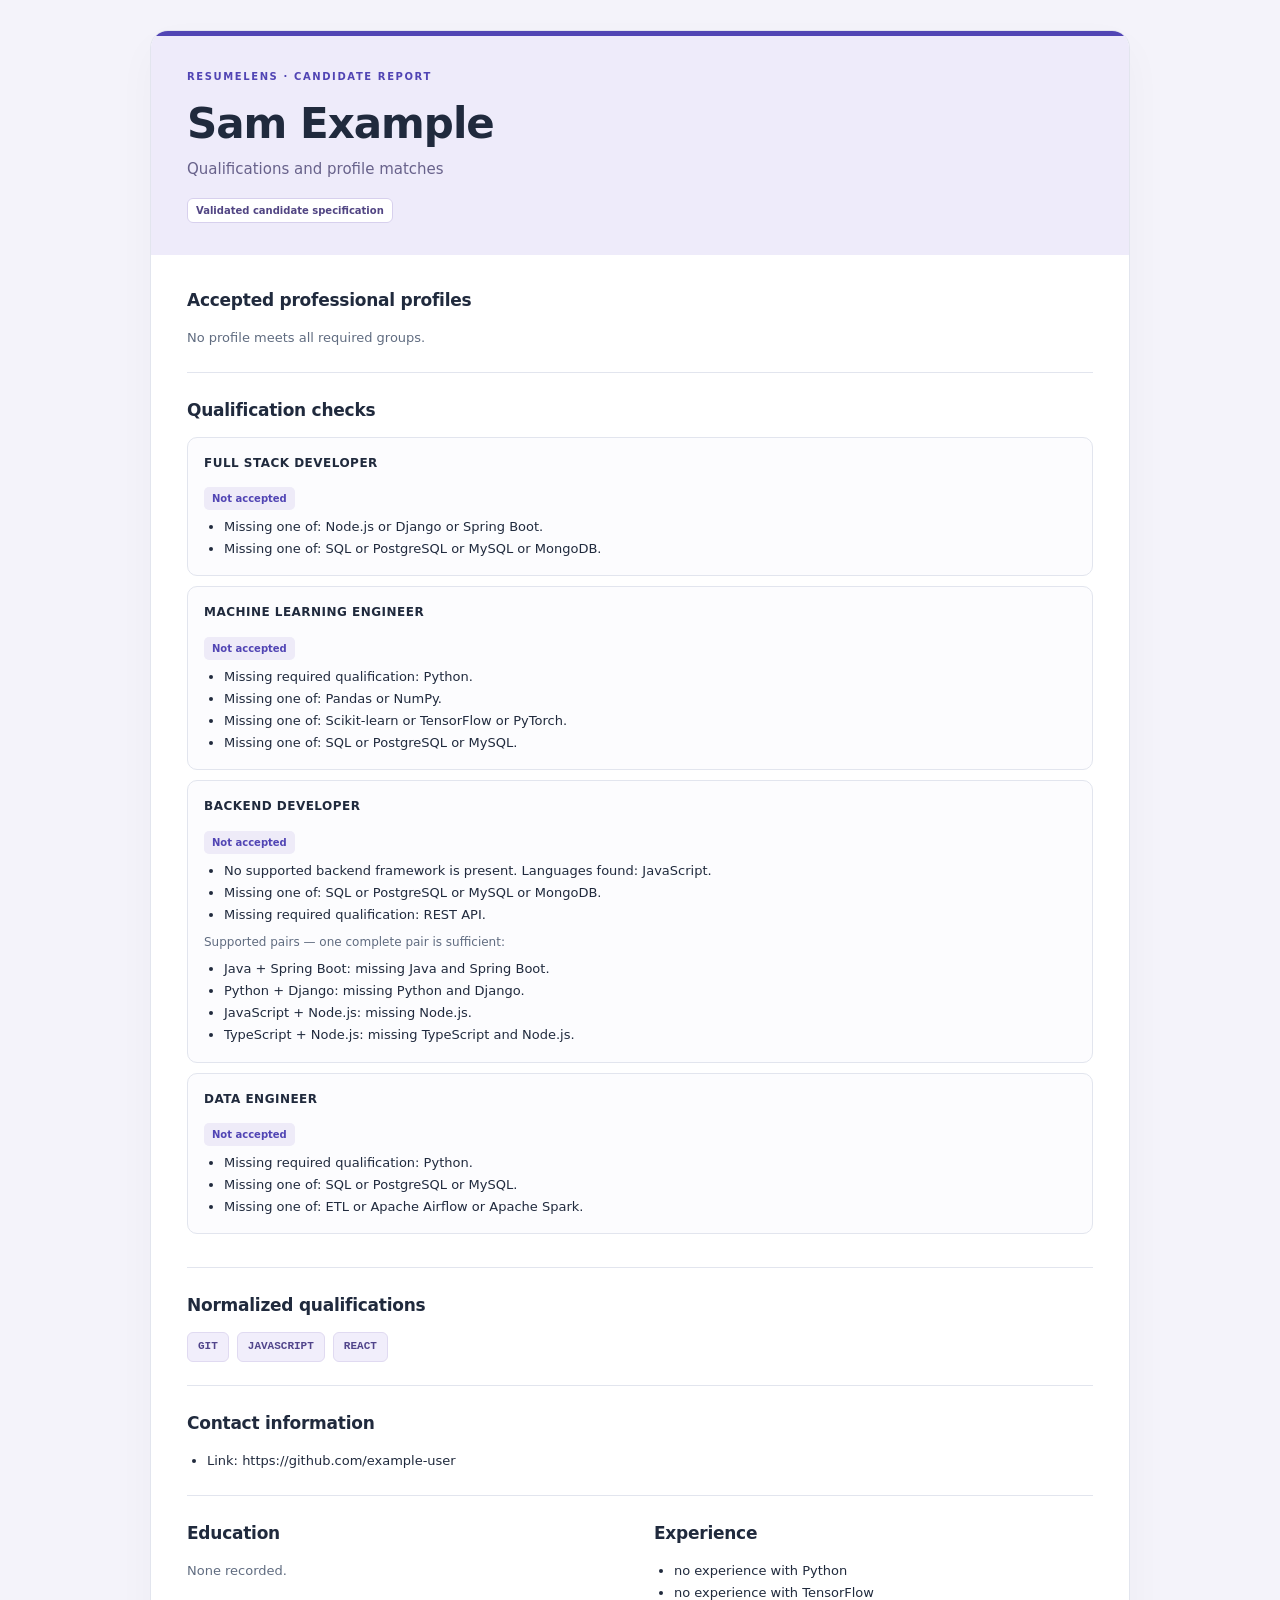
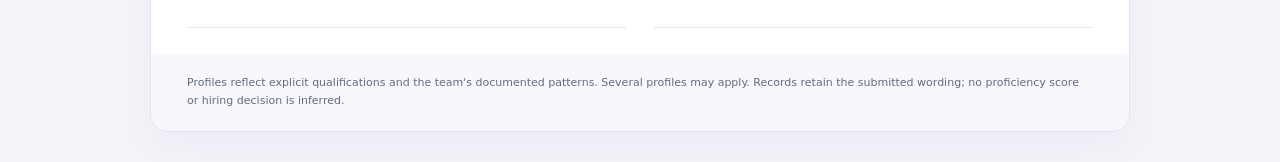
<file: data/workflow/07_boundaries_negation/candidate.html>
<!doctype html>
<html lang="en">
<head>
<meta charset="utf-8">
<meta name="viewport" content="width=device-width, initial-scale=1">
<title>ResumeLens — Sam Example</title>
<style>
:root{color-scheme:light;--ink:#202a3d;--muted:#606c80;--line:#e2e5ee;--accent:#5145b4}
*{box-sizing:border-box}body{margin:0;background:#f4f3fa;color:var(--ink);font:15px/1.7 system-ui,sans-serif}
main{max-width:980px;margin:30px auto;background:white;border:1px solid var(--line);border-radius:18px;overflow:hidden;box-shadow:0 16px 40px #29214508}
header{padding:32px 36px;background:#eeebfa;border-top:5px solid var(--accent);position:relative}header p{margin:0;color:#68628b}
h1{margin:14px 0 8px;font-size:clamp(28px,5vw,42px);line-height:1.2;letter-spacing:-1px;overflow-wrap:anywhere}
.label{font-size:10px;font-weight:750;letter-spacing:.16em;text-transform:uppercase;color:var(--accent)!important}
.seal{display:inline-block;background:#fff;border:1px solid #d7d0ed;color:#514583;border-radius:6px;padding:3px 8px;font-size:10px;font-weight:650;margin-top:15px}
.content{padding:8px 36px 26px}section{padding:23px 0;border-bottom:1px solid var(--line)}
h2{font-size:17px;letter-spacing:-.25px;margin:0 0 12px}ul{margin:0;padding-left:20px}li{overflow-wrap:anywhere;font-size:13px}
.empty{color:var(--muted);margin:0;font-size:13px}.badges{display:flex;flex-wrap:wrap;gap:8px;padding:0;list-style:none}
.badges li{border-radius:6px;background:#f1eefb;border:1px solid #e0daf1;padding:5px 10px;font:600 11px/1.6 ui-monospace,monospace;color:#51458b}
.profiles .badges li{background:#edf6ef;border-color:#d3e6d9;color:#216448;font-family:system-ui,sans-serif}
.profile-check{padding:15px 16px;border:1px solid var(--line);background:#fcfcfe;border-radius:10px;margin:10px 0}.profile-check h3{font-size:12px;letter-spacing:.04em;margin:0 0 8px}
.profile-check p{margin:6px 0;font-size:12px;color:var(--muted)}.profile-check .decision{display:inline-block;background:#eeebf8;color:var(--accent);border-radius:5px;padding:3px 8px;font-size:10px;font-weight:750}
.columns{display:grid;grid-template-columns:1fr 1fr;gap:28px}footer{padding:20px 36px;background:#f8f8fc;color:var(--muted);font-size:11px}
footer p{margin:0}@media(max-width:640px){main{margin:12px;border-radius:12px}header,.content,footer{padding-left:20px;padding-right:20px}.columns{grid-template-columns:1fr;gap:0}}
@media print{body{background:white}main{margin:0;border:0;box-shadow:none}header{background:white;color:var(--ink)}header p{color:var(--muted)}.profile-check{break-inside:avoid}}
</style>
</head>
<body>
<main>
<header><p class="label">ResumeLens · Candidate report</p><h1>Sam Example</h1><p>Qualifications and profile matches</p><span class="seal">Validated candidate specification</span></header>
<div class="content">
<section class="profiles"><h2>Accepted professional profiles</h2><p class="empty">No profile meets all required groups.</p></section>
<section><h2>Qualification checks</h2><article class="profile-check"><h3>FULL STACK DEVELOPER</h3><p class="decision">Not accepted</p><ul><li>Missing one of: Node.js or Django or Spring Boot.</li><li>Missing one of: SQL or PostgreSQL or MySQL or MongoDB.</li></ul></article><article class="profile-check"><h3>MACHINE LEARNING ENGINEER</h3><p class="decision">Not accepted</p><ul><li>Missing required qualification: Python.</li><li>Missing one of: Pandas or NumPy.</li><li>Missing one of: Scikit-learn or TensorFlow or PyTorch.</li><li>Missing one of: SQL or PostgreSQL or MySQL.</li></ul></article><article class="profile-check"><h3>BACKEND DEVELOPER</h3><p class="decision">Not accepted</p><ul><li>No supported backend framework is present. Languages found: JavaScript.</li><li>Missing one of: SQL or PostgreSQL or MySQL or MongoDB.</li><li>Missing required qualification: REST API.</li></ul><p>Supported pairs — one complete pair is sufficient:</p><ul><li>Java + Spring Boot: missing Java and Spring Boot.</li><li>Python + Django: missing Python and Django.</li><li>JavaScript + Node.js: missing Node.js.</li><li>TypeScript + Node.js: missing TypeScript and Node.js.</li></ul></article><article class="profile-check"><h3>DATA ENGINEER</h3><p class="decision">Not accepted</p><ul><li>Missing required qualification: Python.</li><li>Missing one of: SQL or PostgreSQL or MySQL.</li><li>Missing one of: ETL or Apache Airflow or Apache Spark.</li></ul></article></section>
<section><h2>Normalized qualifications</h2><ul class="badges"><li>GIT</li><li>JAVASCRIPT</li><li>REACT</li></ul></section>
<section><h2>Contact information</h2><ul><li>Link: https://github.com/example-user</li></ul></section>
<div class="columns"><section><h2>Education</h2><p class="empty">None recorded.</p></section><section><h2>Experience</h2><ul><li>no experience with Python</li><li>no experience with TensorFlow</li></ul></section></div>
</div>
<footer><p>Profiles reflect explicit qualifications and the team's documented patterns. Several profiles may apply. Records retain the submitted wording; no proficiency score or hiring decision is inferred.</p></footer>
</main>
</body>
</html>
</file>
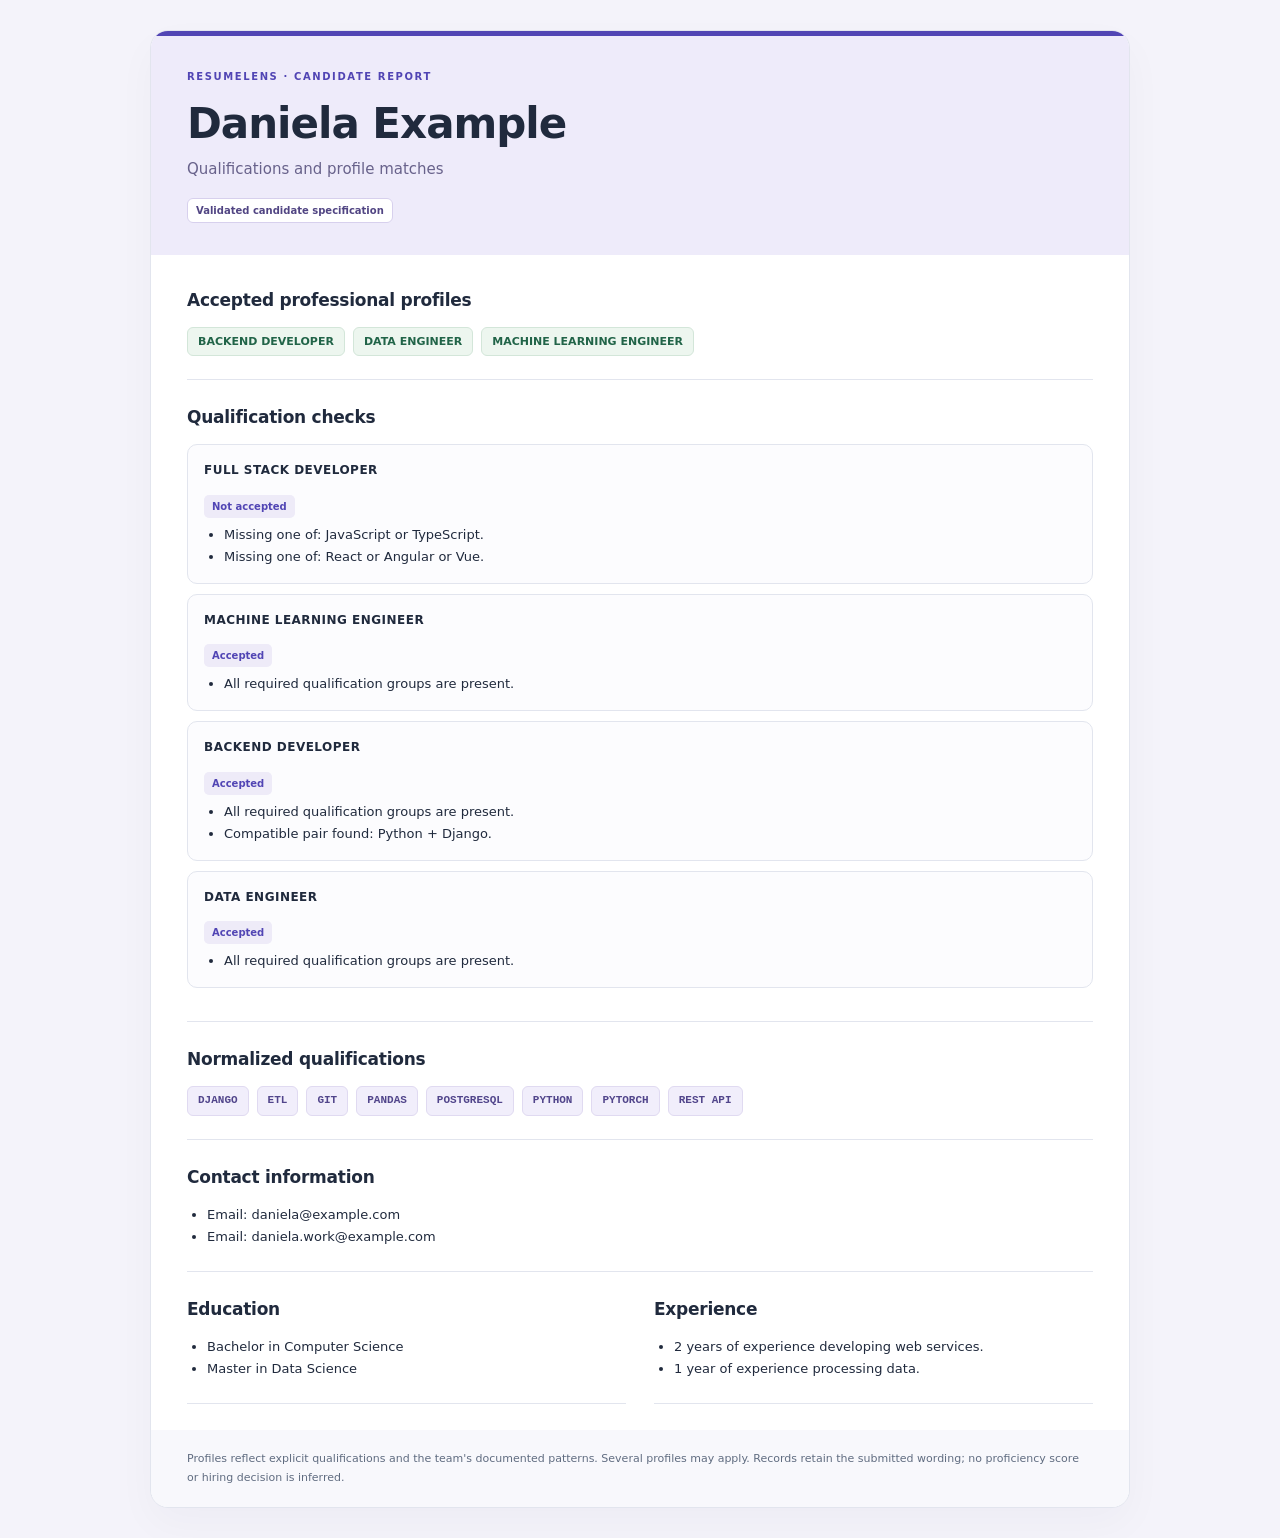
<file: data/workflow/08_multiple_records/candidate.html>
<!doctype html>
<html lang="en">
<head>
<meta charset="utf-8">
<meta name="viewport" content="width=device-width, initial-scale=1">
<title>ResumeLens — Daniela Example</title>
<style>
:root{color-scheme:light;--ink:#202a3d;--muted:#606c80;--line:#e2e5ee;--accent:#5145b4}
*{box-sizing:border-box}body{margin:0;background:#f4f3fa;color:var(--ink);font:15px/1.7 system-ui,sans-serif}
main{max-width:980px;margin:30px auto;background:white;border:1px solid var(--line);border-radius:18px;overflow:hidden;box-shadow:0 16px 40px #29214508}
header{padding:32px 36px;background:#eeebfa;border-top:5px solid var(--accent);position:relative}header p{margin:0;color:#68628b}
h1{margin:14px 0 8px;font-size:clamp(28px,5vw,42px);line-height:1.2;letter-spacing:-1px;overflow-wrap:anywhere}
.label{font-size:10px;font-weight:750;letter-spacing:.16em;text-transform:uppercase;color:var(--accent)!important}
.seal{display:inline-block;background:#fff;border:1px solid #d7d0ed;color:#514583;border-radius:6px;padding:3px 8px;font-size:10px;font-weight:650;margin-top:15px}
.content{padding:8px 36px 26px}section{padding:23px 0;border-bottom:1px solid var(--line)}
h2{font-size:17px;letter-spacing:-.25px;margin:0 0 12px}ul{margin:0;padding-left:20px}li{overflow-wrap:anywhere;font-size:13px}
.empty{color:var(--muted);margin:0;font-size:13px}.badges{display:flex;flex-wrap:wrap;gap:8px;padding:0;list-style:none}
.badges li{border-radius:6px;background:#f1eefb;border:1px solid #e0daf1;padding:5px 10px;font:600 11px/1.6 ui-monospace,monospace;color:#51458b}
.profiles .badges li{background:#edf6ef;border-color:#d3e6d9;color:#216448;font-family:system-ui,sans-serif}
.profile-check{padding:15px 16px;border:1px solid var(--line);background:#fcfcfe;border-radius:10px;margin:10px 0}.profile-check h3{font-size:12px;letter-spacing:.04em;margin:0 0 8px}
.profile-check p{margin:6px 0;font-size:12px;color:var(--muted)}.profile-check .decision{display:inline-block;background:#eeebf8;color:var(--accent);border-radius:5px;padding:3px 8px;font-size:10px;font-weight:750}
.columns{display:grid;grid-template-columns:1fr 1fr;gap:28px}footer{padding:20px 36px;background:#f8f8fc;color:var(--muted);font-size:11px}
footer p{margin:0}@media(max-width:640px){main{margin:12px;border-radius:12px}header,.content,footer{padding-left:20px;padding-right:20px}.columns{grid-template-columns:1fr;gap:0}}
@media print{body{background:white}main{margin:0;border:0;box-shadow:none}header{background:white;color:var(--ink)}header p{color:var(--muted)}.profile-check{break-inside:avoid}}
</style>
</head>
<body>
<main>
<header><p class="label">ResumeLens · Candidate report</p><h1>Daniela Example</h1><p>Qualifications and profile matches</p><span class="seal">Validated candidate specification</span></header>
<div class="content">
<section class="profiles"><h2>Accepted professional profiles</h2><ul class="badges"><li>BACKEND DEVELOPER</li><li>DATA ENGINEER</li><li>MACHINE LEARNING ENGINEER</li></ul></section>
<section><h2>Qualification checks</h2><article class="profile-check"><h3>FULL STACK DEVELOPER</h3><p class="decision">Not accepted</p><ul><li>Missing one of: JavaScript or TypeScript.</li><li>Missing one of: React or Angular or Vue.</li></ul></article><article class="profile-check"><h3>MACHINE LEARNING ENGINEER</h3><p class="decision">Accepted</p><ul><li>All required qualification groups are present.</li></ul></article><article class="profile-check"><h3>BACKEND DEVELOPER</h3><p class="decision">Accepted</p><ul><li>All required qualification groups are present.</li><li>Compatible pair found: Python + Django.</li></ul></article><article class="profile-check"><h3>DATA ENGINEER</h3><p class="decision">Accepted</p><ul><li>All required qualification groups are present.</li></ul></article></section>
<section><h2>Normalized qualifications</h2><ul class="badges"><li>DJANGO</li><li>ETL</li><li>GIT</li><li>PANDAS</li><li>POSTGRESQL</li><li>PYTHON</li><li>PYTORCH</li><li>REST API</li></ul></section>
<section><h2>Contact information</h2><ul><li>Email: daniela@example.com</li><li>Email: daniela.work@example.com</li></ul></section>
<div class="columns"><section><h2>Education</h2><ul><li>Bachelor in Computer Science</li><li>Master in Data Science</li></ul></section><section><h2>Experience</h2><ul><li>2 years of experience developing web services.</li><li>1 year of experience processing data.</li></ul></section></div>
</div>
<footer><p>Profiles reflect explicit qualifications and the team's documented patterns. Several profiles may apply. Records retain the submitted wording; no proficiency score or hiring decision is inferred.</p></footer>
</main>
</body>
</html>
</file>
